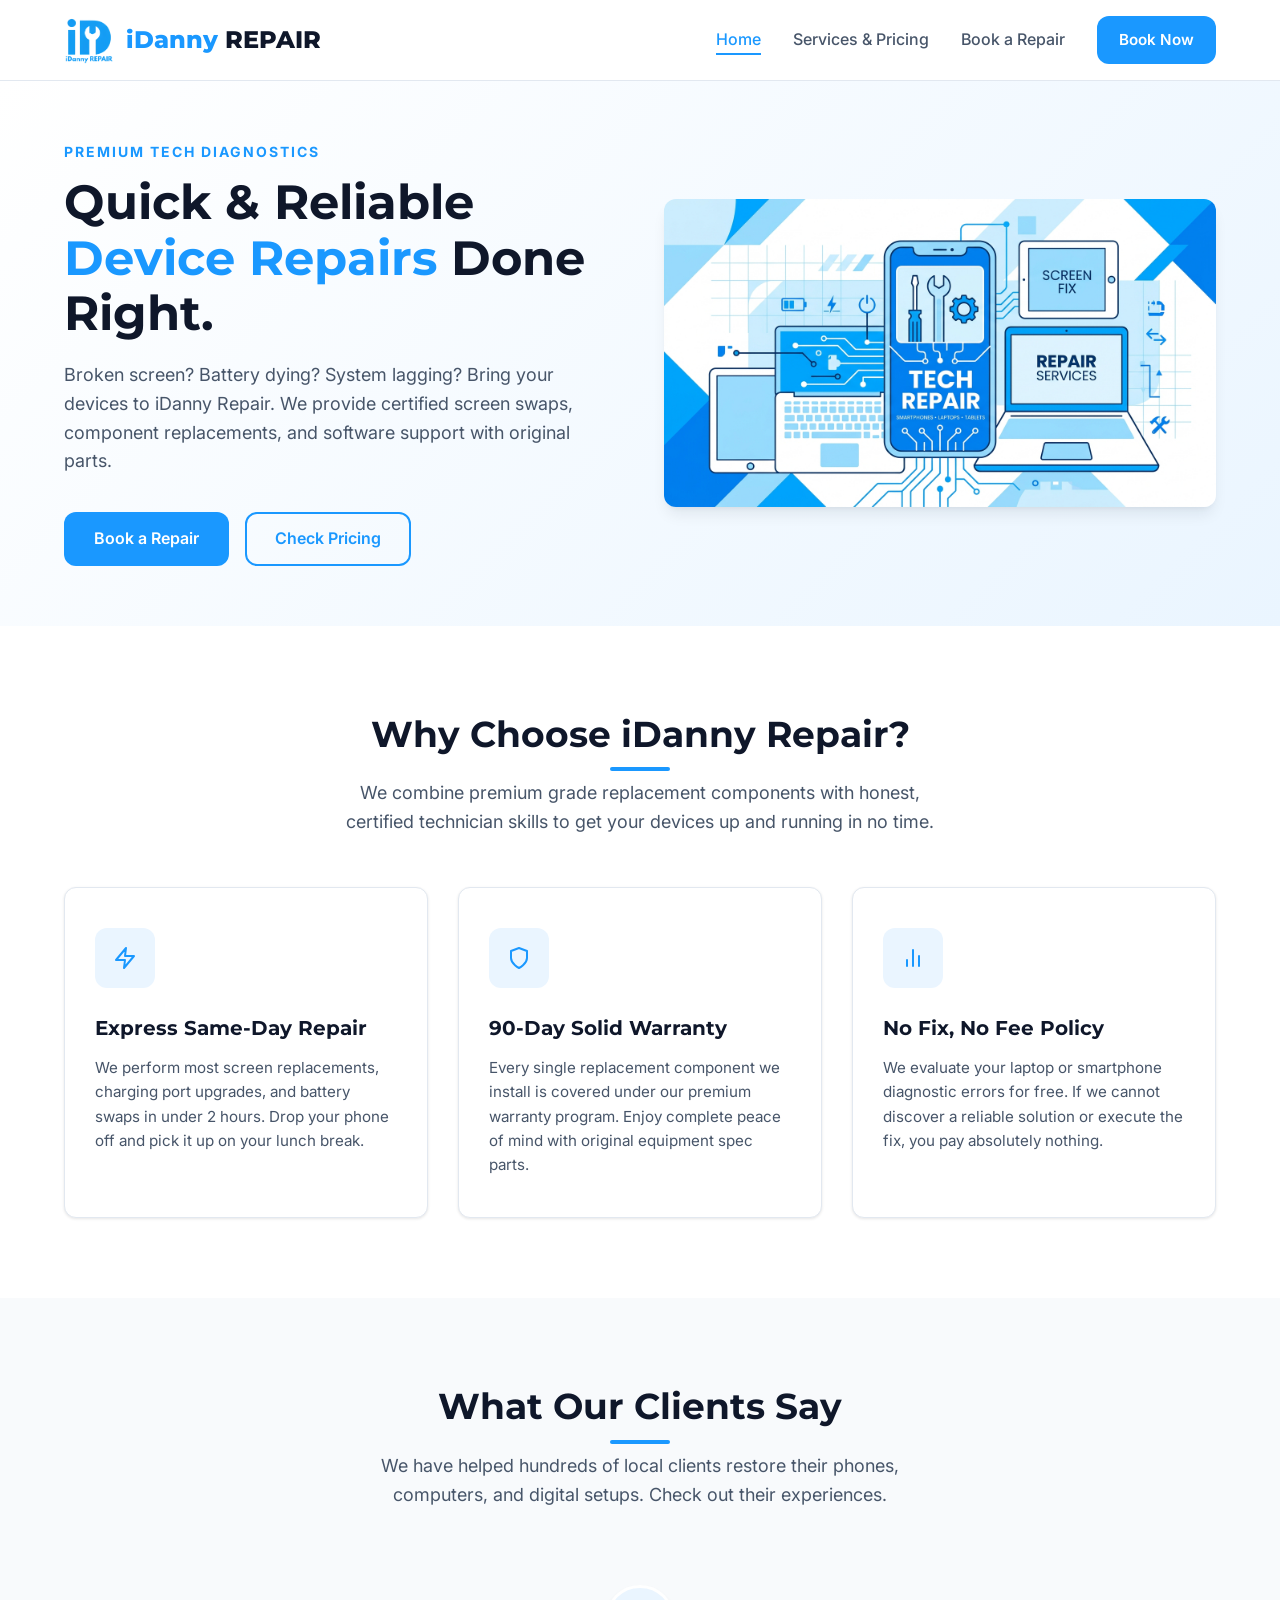
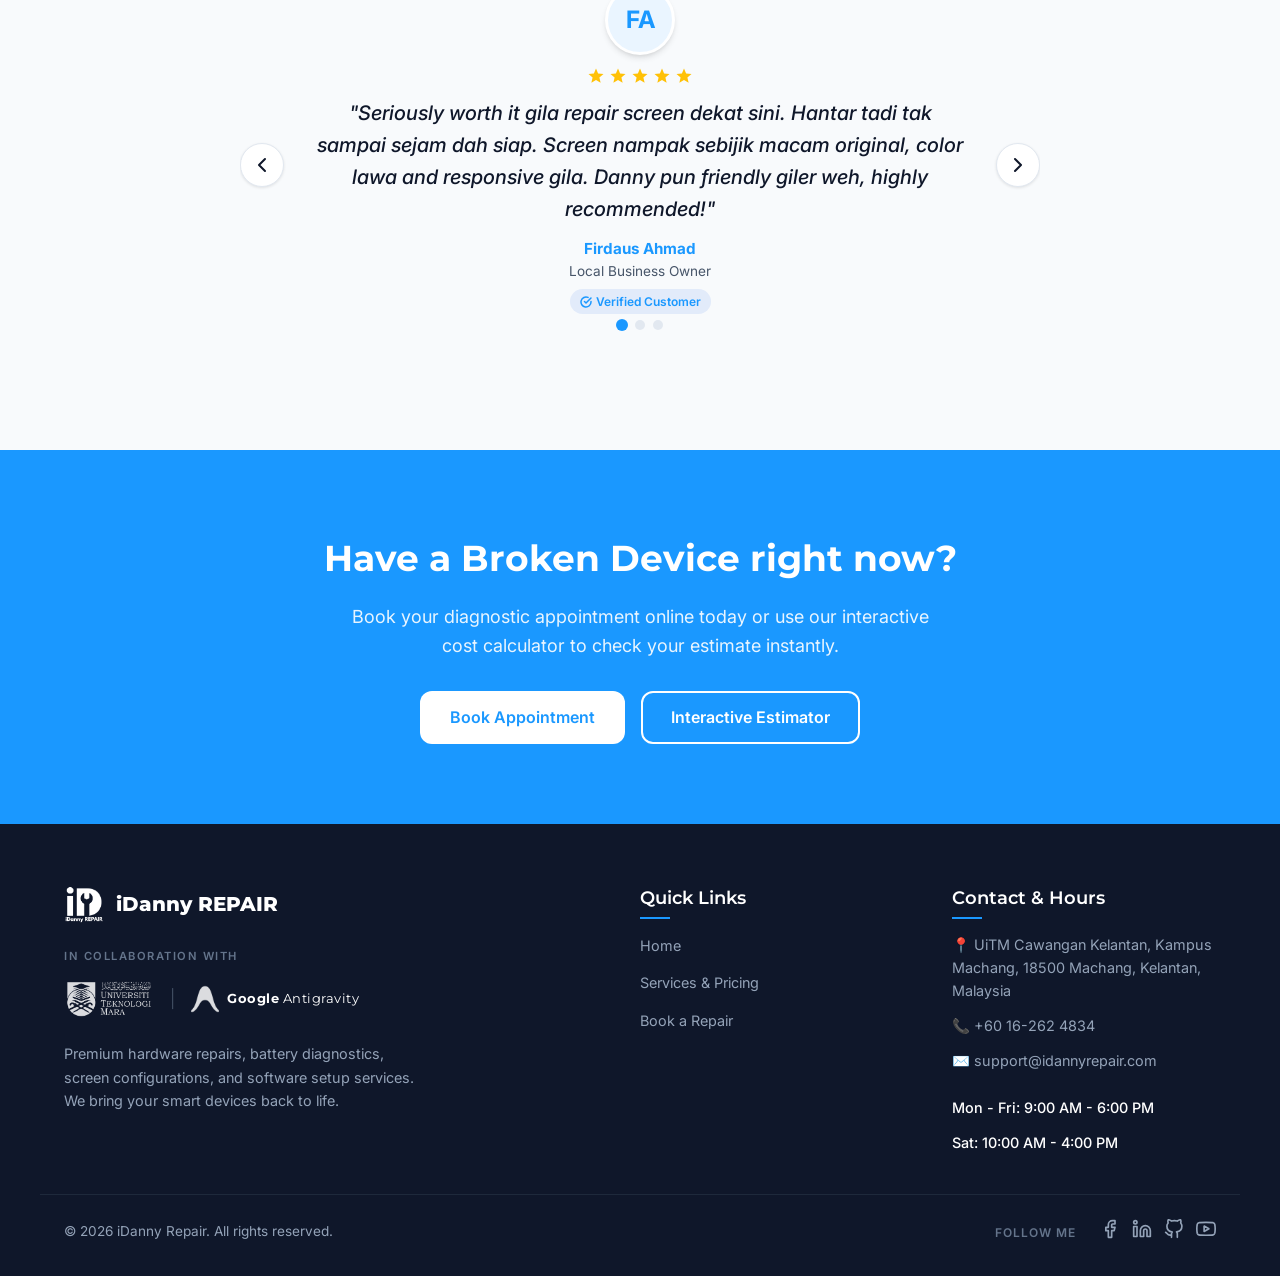
<file: index.html>
<!DOCTYPE html>
<html lang="en">
<head>
  <meta charset="UTF-8">
  <meta name="viewport" content="width=device-width, initial-scale=1.0">
  <title>iDanny Repair | Professional Tech & Device Repair Service</title>
  <meta name="description" content="Get fast, certified repairs for your smartphones, laptops, tablets, and game consoles at iDanny Repair. Honest diagnostics, quick turnaround, and warranty included.">
  <link rel="icon" type="image/png" href="images/iDannyRepair_Logo.png">
  <!-- Stylesheets -->
  <link rel="stylesheet" href="css/style.css">
</head>
<body>

  <!-- Header Navigation -->
  <header class="header">
    <div class="container nav-container">
      <a href="index.html" class="logo-link" id="logo-nav">
        <img src="images/iDannyRepair_Logo.png" alt="iDanny Repair Logo" class="logo-img">
        <span class="logo-text">iDanny <span style="color: var(--dark);">REPAIR</span></span>
      </a>
      
      <button class="nav-toggle" id="nav-toggle" aria-label="Toggle Navigation Menu">
        <span></span>
        <span></span>
        <span></span>
      </button>

      <nav>
        <ul class="nav-menu" id="nav-menu">
          <li><a href="index.html" class="nav-link active">Home</a></li>
          <li><a href="services.html" class="nav-link">Services & Pricing</a></li>
          <li><a href="book.html" class="nav-link">Book a Repair</a></li>
          <li><a href="book.html" class="btn btn-primary" style="padding: 10px 20px; font-size: 0.95rem;">Book Now</a></li>
        </ul>
      </nav>
    </div>
  </header>

  <main>
    <!-- Hero Section -->
    <section class="hero">
      <div class="container hero-grid">
        <div class="hero-content reveal">
          <div class="hero-tagline">Premium Tech Diagnostics</div>
          <h1 class="hero-title">Quick & Reliable <span>Device Repairs</span> Done Right.</h1>
          <p class="hero-desc">Broken screen? Battery dying? System lagging? Bring your devices to iDanny Repair. We provide certified screen swaps, component replacements, and software support with original parts.</p>
          <div class="hero-buttons">
            <a href="book.html" class="btn btn-primary">Book a Repair</a>
            <a href="services.html" class="btn btn-outline">Check Pricing</a>
          </div>
        </div>
        <div class="hero-image reveal" style="transition-delay: 0.2s;">
          <img src="images/hero_tech_repair.jpg" alt="Modern Tech and Device Repair Illustration" width="600" height="338">
        </div>
      </div>
    </section>

    <!-- Core Features Section -->
    <section class="section">
      <div class="container">
        <div class="text-center reveal">
          <h2 class="section-title">Why Choose iDanny Repair?</h2>
          <p class="section-subtitle">We combine premium grade replacement components with honest, certified technician skills to get your devices up and running in no time.</p>
        </div>
        
        <div class="features-grid">
          <!-- Feature 1 -->
          <article class="feature-card reveal" style="transition-delay: 0.1s;">
            <div class="feature-icon">
              <!-- Express Speed SVG -->
              <svg xmlns="http://www.w3.org/2000/svg" width="24" height="24" viewBox="0 0 24 24" fill="none" stroke="currentColor" stroke-width="2" stroke-linecap="round" stroke-linejoin="round"><polygon points="13 2 3 14 12 14 11 22 21 10 12 10 13 2"></polygon></svg>
            </div>
            <h3>Express Same-Day Repair</h3>
            <p>We perform most screen replacements, charging port upgrades, and battery swaps in under 2 hours. Drop your phone off and pick it up on your lunch break.</p>
          </article>
          
          <!-- Feature 2 -->
          <article class="feature-card reveal" style="transition-delay: 0.2s;">
            <div class="feature-icon">
              <!-- Shield Guarantee SVG -->
              <svg xmlns="http://www.w3.org/2000/svg" width="24" height="24" viewBox="0 0 24 24" fill="none" stroke="currentColor" stroke-width="2" stroke-linecap="round" stroke-linejoin="round"><path d="M12 22s8-4 8-10V5l-8-3-8 3v7c0 6 8 10 8 10z"></path></svg>
            </div>
            <h3>90-Day Solid Warranty</h3>
            <p>Every single replacement component we install is covered under our premium warranty program. Enjoy complete peace of mind with original equipment spec parts.</p>
          </article>

          <!-- Feature 3 -->
          <article class="feature-card reveal" style="transition-delay: 0.3s;">
            <div class="feature-icon">
              <!-- Diagnostics SVG -->
              <svg xmlns="http://www.w3.org/2000/svg" width="24" height="24" viewBox="0 0 24 24" fill="none" stroke="currentColor" stroke-width="2" stroke-linecap="round" stroke-linejoin="round"><line x1="18" y1="20" x2="18" y2="10"></line><line x1="12" y1="20" x2="12" y2="4"></line><line x1="6" y1="20" x2="6" y2="14"></line></svg>
            </div>
            <h3>No Fix, No Fee Policy</h3>
            <p>We evaluate your laptop or smartphone diagnostic errors for free. If we cannot discover a reliable solution or execute the fix, you pay absolutely nothing.</p>
          </article>
        </div>
      </div>
    </section>

    <!-- Testimonials Slider Section -->
    <section class="section section-bg">
      <div class="container">
        <div class="text-center reveal">
          <h2 class="section-title">What Our Clients Say</h2>
          <p class="section-subtitle">We have helped hundreds of local clients restore their phones, computers, and digital setups. Check out their experiences.</p>
        </div>

        <!-- jQuery Testimonial Slider Carousel Container -->
        <div class="carousel-container reveal">
          <button class="carousel-btn carousel-btn-prev" aria-label="Previous Slide">
            <svg xmlns="http://www.w3.org/2000/svg" width="24" height="24" viewBox="0 0 24 24" fill="none" stroke="currentColor" stroke-width="2" stroke-linecap="round" stroke-linejoin="round"><polyline points="15 18 9 12 15 6"></polyline></svg>
          </button>
          
          <div class="carousel-track-wrapper">
            <!-- Slide 1 -->
            <div class="carousel-slide active">
              <div class="testimonial-avatar">FA</div>
              <div class="testimonial-stars">
                <svg viewBox="0 0 24 24"><path d="M12 17.27L18.18 21l-1.64-7.03L22 9.24l-7.19-.61L12 2 9.19 8.63 2 9.24l5.46 4.73L5.82 21z"/></svg>
                <svg viewBox="0 0 24 24"><path d="M12 17.27L18.18 21l-1.64-7.03L22 9.24l-7.19-.61L12 2 9.19 8.63 2 9.24l5.46 4.73L5.82 21z"/></svg>
                <svg viewBox="0 0 24 24"><path d="M12 17.27L18.18 21l-1.64-7.03L22 9.24l-7.19-.61L12 2 9.19 8.63 2 9.24l5.46 4.73L5.82 21z"/></svg>
                <svg viewBox="0 0 24 24"><path d="M12 17.27L18.18 21l-1.64-7.03L22 9.24l-7.19-.61L12 2 9.19 8.63 2 9.24l5.46 4.73L5.82 21z"/></svg>
                <svg viewBox="0 0 24 24"><path d="M12 17.27L18.18 21l-1.64-7.03L22 9.24l-7.19-.61L12 2 9.19 8.63 2 9.24l5.46 4.73L5.82 21z"/></svg>
              </div>
              <p class="testimonial-quote">"Seriously worth it gila repair screen dekat sini. Hantar tadi tak sampai sejam dah siap. Screen nampak sebijik macam original, color lawa and responsive gila. Danny pun friendly giler weh, highly recommended!"</p>
              <span class="testimonial-author">Firdaus Ahmad</span>
              <span class="testimonial-company">Local Business Owner</span>
              <span class="testimonial-badge">
                <svg xmlns="http://www.w3.org/2000/svg" width="12" height="12" viewBox="0 0 24 24" fill="none" stroke="currentColor" stroke-width="3" stroke-linecap="round" stroke-linejoin="round"><path d="M22 11.08V12a10 10 0 1 1-5.93-9.14"></path><polyline points="22 4 12 14.01 9 11.01"></polyline></svg>
                Verified Customer
              </span>
            </div>

            <!-- Slide 2 -->
            <div class="carousel-slide">
              <div class="testimonial-avatar">SJ</div>
              <div class="testimonial-stars">
                <svg viewBox="0 0 24 24"><path d="M12 17.27L18.18 21l-1.64-7.03L22 9.24l-7.19-.61L12 2 9.19 8.63 2 9.24l5.46 4.73L5.82 21z"/></svg>
                <svg viewBox="0 0 24 24"><path d="M12 17.27L18.18 21l-1.64-7.03L22 9.24l-7.19-.61L12 2 9.19 8.63 2 9.24l5.46 4.73L5.82 21z"/></svg>
                <svg viewBox="0 0 24 24"><path d="M12 17.27L18.18 21l-1.64-7.03L22 9.24l-7.19-.61L12 2 9.19 8.63 2 9.24l5.46 4.73L5.82 21z"/></svg>
                <svg viewBox="0 0 24 24"><path d="M12 17.27L18.18 21l-1.64-7.03L22 9.24l-7.19-.61L12 2 9.19 8.63 2 9.24l5.46 4.73L5.82 21z"/></svg>
                <svg viewBox="0 0 24 24"><path d="M12 17.27L18.18 21l-1.64-7.03L22 9.24l-7.19-.61L12 2 9.19 8.63 2 9.24l5.46 4.73L5.82 21z"/></svg>
              </div>
              <p class="testimonial-quote">"My MacBook battery bloated gila sampai trackpad pun susah nak click. Hantar iDanny semalam, today dah setel tukar battery baru. Price pun marhaen and quotation sangat clear, no hidden charges. Best service ever!"</p>
              <span class="testimonial-author">Sarah Jasmine</span>
              <span class="testimonial-company">Freelance Digital Artist</span>
              <span class="testimonial-badge">
                <svg xmlns="http://www.w3.org/2000/svg" width="12" height="12" viewBox="0 0 24 24" fill="none" stroke="currentColor" stroke-width="3" stroke-linecap="round" stroke-linejoin="round"><path d="M22 11.08V12a10 10 0 1 1-5.93-9.14"></path><polyline points="22 4 12 14.01 9 11.01"></polyline></svg>
                Verified Customer
              </span>
            </div>

            <!-- Slide 3 -->
            <div class="carousel-slide">
              <div class="testimonial-avatar">RK</div>
              <div class="testimonial-stars">
                <svg viewBox="0 0 24 24"><path d="M12 17.27L18.18 21l-1.64-7.03L22 9.24l-7.19-.61L12 2 9.19 8.63 2 9.24l5.46 4.73L5.82 21z"/></svg>
                <svg viewBox="0 0 24 24"><path d="M12 17.27L18.18 21l-1.64-7.03L22 9.24l-7.19-.61L12 2 9.19 8.63 2 9.24l5.46 4.73L5.82 21z"/></svg>
                <svg viewBox="0 0 24 24"><path d="M12 17.27L18.18 21l-1.64-7.03L22 9.24l-7.19-.61L12 2 9.19 8.63 2 9.24l5.46 4.73L5.82 21z"/></svg>
                <svg viewBox="0 0 24 24"><path d="M12 17.27L18.18 21l-1.64-7.03L22 9.24l-7.19-.61L12 2 9.19 8.63 2 9.24l5.46 4.73L5.82 21z"/></svg>
                <svg viewBox="0 0 24 24"><path d="M12 17.27L18.18 21l-1.64-7.03L22 9.24l-7.19-.61L12 2 9.19 8.63 2 9.24l5.46 4.73L5.82 21z"/></svg>
              </div>
              <p class="testimonial-quote">"PS5 HDMI port rosak teruk sebab anak terlanggar cable, kipas pun bising gila. Sini dorang repair HDMI port and buat deep cleaning sekali. Balik rumah run game smooth teruk, senyap gila. Servis pantas & trusted!"</p>
              <span class="testimonial-author">Rizal Kamil</span>
              <span class="testimonial-company">Avid Console Gamer</span>
              <span class="testimonial-badge">
                <svg xmlns="http://www.w3.org/2000/svg" width="12" height="12" viewBox="0 0 24 24" fill="none" stroke="currentColor" stroke-width="3" stroke-linecap="round" stroke-linejoin="round"><path d="M22 11.08V12a10 10 0 1 1-5.93-9.14"></path><polyline points="22 4 12 14.01 9 11.01"></polyline></svg>
                Verified Customer
              </span>
            </div>
          </div>

          <button class="carousel-btn carousel-btn-next" aria-label="Next Slide">
            <svg xmlns="http://www.w3.org/2000/svg" width="24" height="24" viewBox="0 0 24 24" fill="none" stroke="currentColor" stroke-width="2" stroke-linecap="round" stroke-linejoin="round"><polyline points="9 18 15 12 9 6"></polyline></svg>
          </button>

          <!-- Interactive dot indicators dynamically created/bound in jQuery -->
          <div class="carousel-dots"></div>
        </div>
      </div>
    </section>

    <!-- Quick CTA Banner -->
    <section class="section" style="background-color: var(--primary); color: var(--white); text-align: center;">
      <div class="container reveal">
        <h2 style="color: var(--white); font-size: 2.25rem; margin-bottom: 16px;">Have a Broken Device right now?</h2>
        <p style="font-size: 1.125rem; max-width: 600px; margin: 0 auto 30px auto; opacity: 0.9;">Book your diagnostic appointment online today or use our interactive cost calculator to check your estimate instantly.</p>
        <div style="display: flex; gap: 16px; justify-content: center; flex-wrap: wrap;">
          <a href="book.html" class="btn" style="background-color: var(--white); color: var(--primary);">Book Appointment</a>
          <a href="services.html" class="btn btn-outline" style="border-color: var(--white); color: var(--white);">Interactive Estimator</a>
        </div>
      </div>
    </section>
  </main>

  <!-- Footer Section -->
  <footer class="footer">
    <div class="container footer-grid">
      <div class="footer-info">
        <div class="footer-logo">
          <img src="images/iDannyRepair_Logo.png" alt="iDanny Repair Logo White" class="footer-logo-img">
          <span class="footer-logo-text">iDanny REPAIR</span>
        </div>
        <div class="footer-collaboration">
          <span class="collab-text">in collaboration with</span>
          <div class="collaboration-logos">
            <img src="images/LOGO_UiTM_OUTLINE_3(WHITE).png" alt="UiTM Logo" class="collab-logo" style="width: 90px; height: auto;">
            <span class="collab-divider">|</span>
            <div class="antigravity-collab">
              <img src="images/antigravity.png" alt="Antigravity Logo" class="collab-logo">
              <span class="antigravity-text"><strong>Google</strong> Antigravity</span>
            </div>
          </div>
        </div>
        <p style="margin-top: 20px;">Premium hardware repairs, battery diagnostics, screen configurations, and software setup services. We bring your smart devices back to life.</p>
      </div>

      <div>
        <h3 class="footer-title">Quick Links</h3>
        <ul class="footer-links">
          <li><a href="index.html">Home</a></li>
          <li><a href="services.html">Services & Pricing</a></li>
          <li><a href="book.html">Book a Repair</a></li>
        </ul>
      </div>

      <div>
        <h3 class="footer-title">Contact & Hours</h3>
        <ul class="footer-links" style="color: #94A3B8; font-size: 0.9rem;">
          <li>📍 UiTM Cawangan Kelantan, Kampus Machang, 18500 Machang, Kelantan, Malaysia</li>
          <li>📞 +60 16-262 4834</li>
          <li>✉️ support@idannyrepair.com</li>
          <li style="margin-top: 12px; color: var(--white); font-weight: 500;">Mon - Fri: 9:00 AM - 6:00 PM</li>
          <li style="color: var(--white); font-weight: 500;">Sat: 10:00 AM - 4:00 PM</li>
        </ul>
      </div>
    </div>
    
    <div class="container footer-bottom">
      <p>&copy; 2026 iDanny Repair. All rights reserved.</p>
      <div class="footer-socials-bottom">
        <span class="socials-title-bottom">Follow Me</span>
        <div class="social-icons-bottom">
          <a href="https://www.facebook.com/modanniee/" target="_blank" rel="noopener noreferrer" class="social-icon" aria-label="Facebook">
            <svg xmlns="http://www.w3.org/2000/svg" width="20" height="20" viewBox="0 0 24 24" fill="none" stroke="currentColor" stroke-width="2" stroke-linecap="round" stroke-linejoin="round"><path d="M18 2h-3a5 5 0 0 0-5 5v3H7v4h3v8h4v-8h3l1-4h-4V7a1 1 0 0 1 1-1h3z"></path></svg>
          </a>
          <a href="https://www.linkedin.com/in/tengkuahmaddanial/" target="_blank" rel="noopener noreferrer" class="social-icon" aria-label="LinkedIn">
            <svg xmlns="http://www.w3.org/2000/svg" width="20" height="20" viewBox="0 0 24 24" fill="none" stroke="currentColor" stroke-width="2" stroke-linecap="round" stroke-linejoin="round"><path d="M16 8a6 6 0 0 1 6 6v7h-4v-7a2 2 0 0 0-2-2 2 2 0 0 0-2 2v7h-4v-7a6 6 0 0 1 6-6z"></path><rect x="2" y="9" width="4" height="12"></rect><circle cx="4" cy="4" r="2"></circle></svg>
          </a>
          <a href="https://github.com/KuDanial" target="_blank" rel="noopener noreferrer" class="social-icon" aria-label="GitHub">
            <svg xmlns="http://www.w3.org/2000/svg" width="20" height="20" viewBox="0 0 24 24" fill="none" stroke="currentColor" stroke-width="2" stroke-linecap="round" stroke-linejoin="round"><path d="M9 19c-5 1.5-5-2.5-7-3m14 6v-3.87a3.37 3.37 0 0 0-.94-2.61c3.14-.35 6.44-1.54 6.44-7A5.44 5.44 0 0 0 20 4.77 5.07 5.07 0 0 0 19.91 1S18.73.65 16 2.48a13.38 13.38 0 0 0-7 0C6.27.65 5.09 1 5.09 1A5.07 5.07 0 0 0 5 4.77a5.44 5.44 0 0 0-1.5 3.78c0 5.42 3.3 6.61 6.44 7A3.37 3.37 0 0 0 9 18.13V22"></path></svg>
          </a>
          <a href="https://www.youtube.com/@tengkuahmaddanial" target="_blank" rel="noopener noreferrer" class="social-icon" aria-label="YouTube">
            <svg xmlns="http://www.w3.org/2000/svg" width="20" height="20" viewBox="0 0 24 24" fill="none" stroke="currentColor" stroke-width="2" stroke-linecap="round" stroke-linejoin="round"><path d="M22.54 6.42a2.78 2.78 0 0 0-1.94-2C18.88 4 12 4 12 4s-6.88 0-8.6.46a2.78 2.78 0 0 0-1.94 2A29 29 0 0 0 1 11.75a29 29 0 0 0 .46 5.33A2.78 2.78 0 0 0 3.4 19c1.72.46 8.6.46 8.6.46s6.88 0 8.6-.46a2.78 2.78 0 0 0 1.94-2 29 29 0 0 0 .46-5.25 29 29 0 0 0-.46-5.33z"></path><polygon points="9.75 15.02 15.5 11.75 9.75 8.48 9.75 15.02"></polygon></svg>
          </a>
        </div>
      </div>
    </div>
  </footer>

  <!-- Scripts -->
  <!-- jQuery Library CDN -->
  <script src="https://code.jquery.com/jquery-3.6.4.min.js" integrity="sha256-oP6HI9z1XaZNBrJURtCoUT5SUnxFr8s3BzRl+cbzUq8=" crossorigin="anonymous"></script>
  <!-- Main scripts -->
  <script src="js/main.js"></script>
  <script src="js/jquery-features.js"></script>
</body>
</html>
</file>
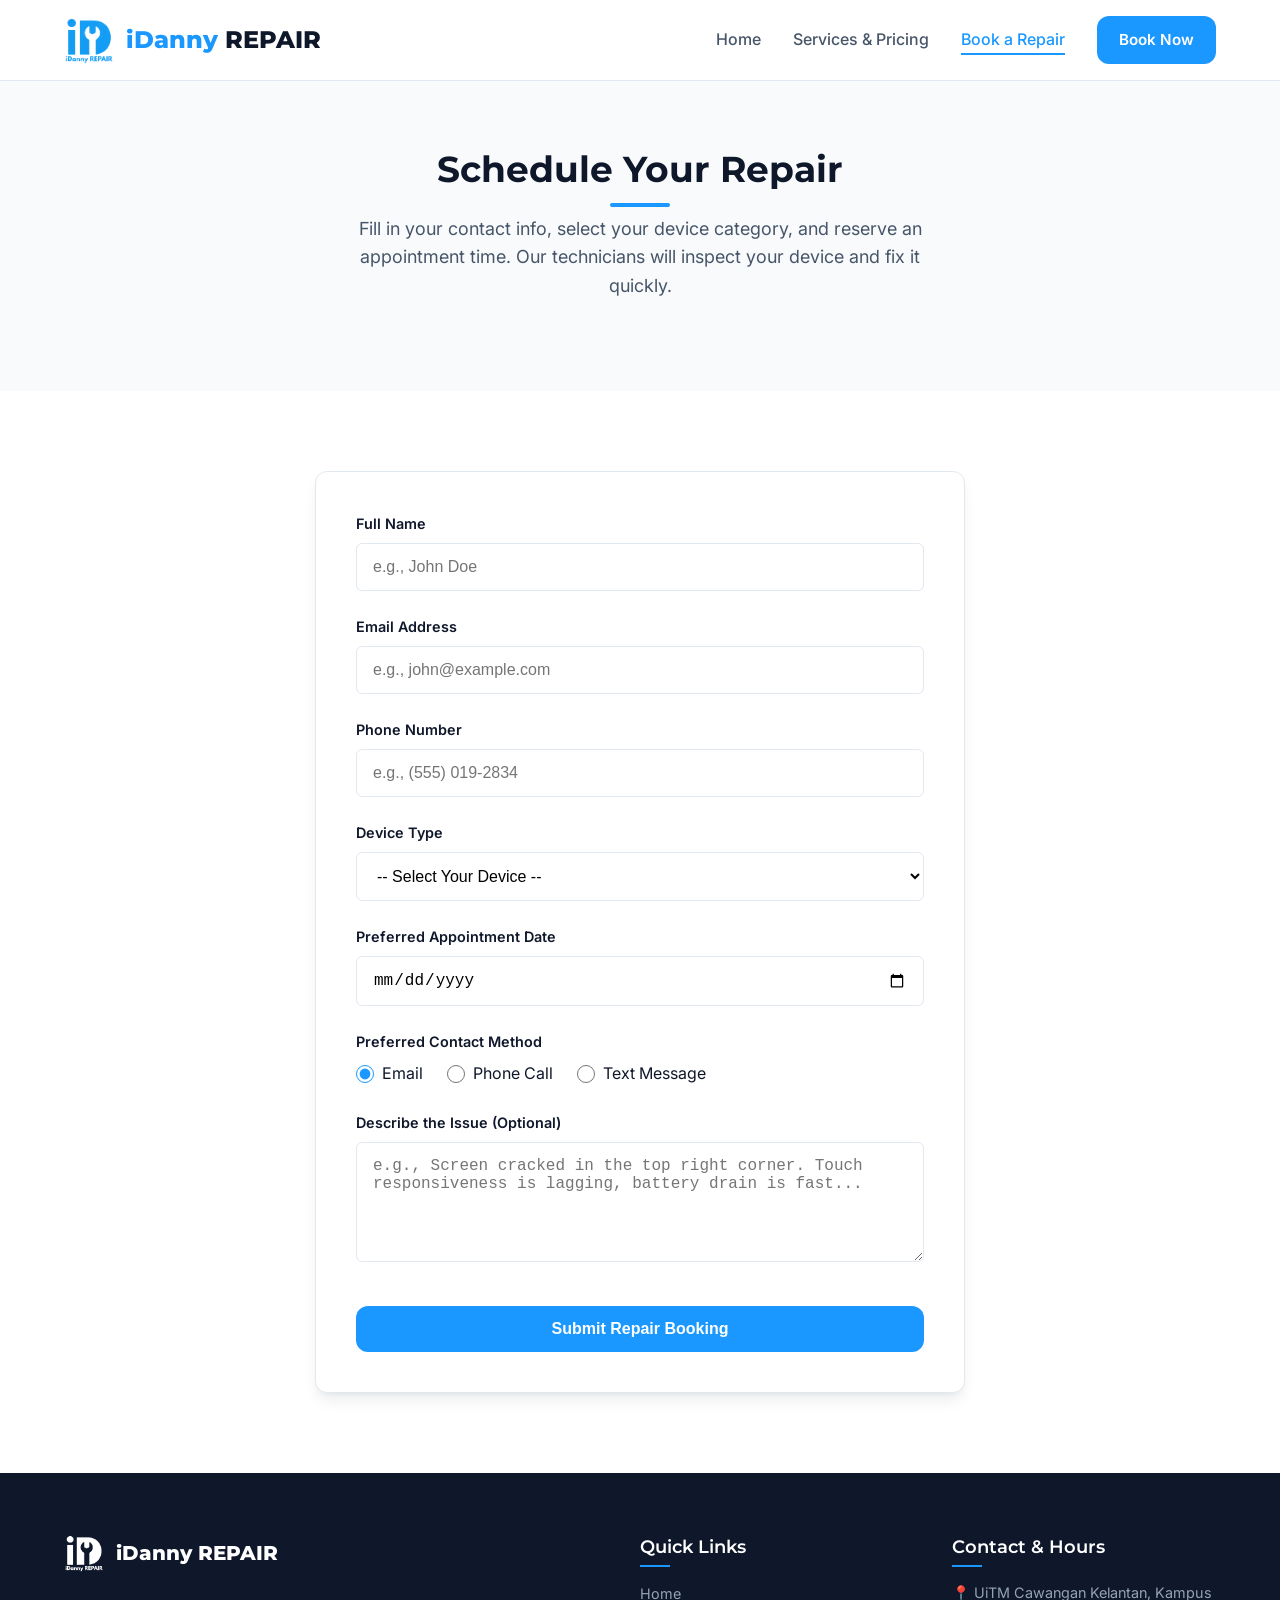
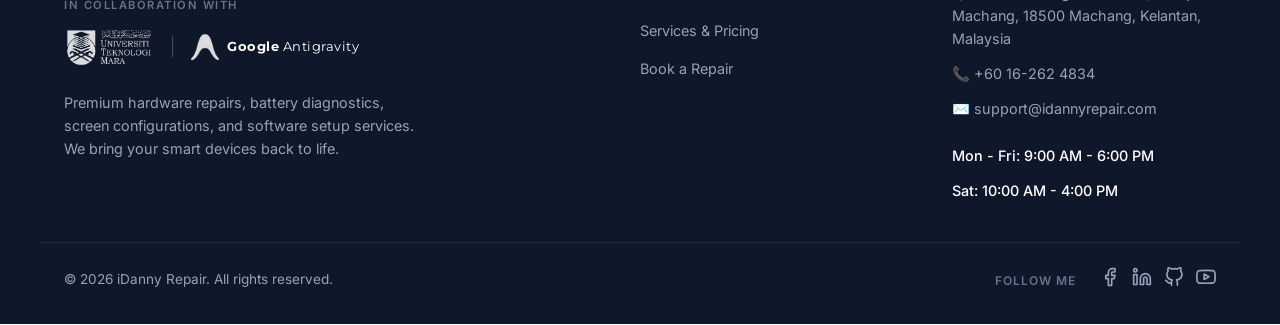
<file: book.html>
<!DOCTYPE html>
<html lang="en">
<head>
  <meta charset="UTF-8">
  <meta name="viewport" content="width=device-width, initial-scale=1.0">
  <title>Book a Repair Appointment | iDanny Repair</title>
  <meta name="description" content="Schedule a diagnostic and repair appointment online at iDanny Repair. Simple form validation, custom dates, and fast replies.">
  <link rel="icon" type="image/png" href="images/iDannyRepair_Logo.png">
  <!-- Stylesheets -->
  <link rel="stylesheet" href="css/style.css">
</head>
<body>

  <!-- Header Navigation -->
  <header class="header">
    <div class="container nav-container">
      <a href="index.html" class="logo-link" id="logo-nav">
        <img src="images/iDannyRepair_Logo.png" alt="iDanny Repair Logo" class="logo-img">
        <span class="logo-text">iDanny <span style="color: var(--dark);">REPAIR</span></span>
      </a>
      
      <button class="nav-toggle" id="nav-toggle" aria-label="Toggle Navigation Menu">
        <span></span>
        <span></span>
        <span></span>
      </button>

      <nav>
        <ul class="nav-menu" id="nav-menu">
          <li><a href="index.html" class="nav-link">Home</a></li>
          <li><a href="services.html" class="nav-link">Services & Pricing</a></li>
          <li><a href="book.html" class="nav-link active">Book a Repair</a></li>
          <li><a href="book.html" class="btn btn-primary" style="padding: 10px 20px; font-size: 0.95rem;">Book Now</a></li>
        </ul>
      </nav>
    </div>
  </header>

  <main>
    <!-- Booking Banner Section -->
    <section class="section section-bg" style="padding: 60px 0 40px 0;">
      <div class="container text-center reveal">
        <h1 class="section-title">Schedule Your Repair</h1>
        <p class="section-subtitle">Fill in your contact info, select your device category, and reserve an appointment time. Our technicians will inspect your device and fix it quickly.</p>
      </div>
    </section>

    <!-- Booking Form Section -->
    <section class="section">
      <div class="container">
        <!-- Main Form Box -->
        <div class="booking-box reveal">
          <!-- Live Form Success Message -->
          <div id="form-success-message" class="form-message"></div>

          <form id="booking-form" novalidate>
            <!-- 1. Client Name -->
            <div class="form-group">
              <label for="client-name" class="form-label">Full Name</label>
              <input type="text" id="client-name" name="name" class="form-input" placeholder="e.g., John Doe" required>
              <span class="invalid-feedback"></span>
            </div>

            <!-- 2. Client Email -->
            <div class="form-group">
              <label for="client-email" class="form-label">Email Address</label>
              <input type="email" id="client-email" name="email" class="form-input" placeholder="e.g., john@example.com" required>
              <span class="invalid-feedback"></span>
            </div>

            <!-- 3. Client Phone -->
            <div class="form-group">
              <label for="client-phone" class="form-label">Phone Number</label>
              <input type="tel" id="client-phone" name="phone" class="form-input" placeholder="e.g., (555) 019-2834" required>
              <span class="invalid-feedback"></span>
            </div>

            <!-- 4. Device Category Selection -->
            <div class="form-group">
              <label for="device-type" class="form-label">Device Type</label>
              <select id="device-type" name="device" class="form-input" required>
                <option value="" disabled selected>-- Select Your Device --</option>
                <option value="smartphone">Smartphone (iPhone, Galaxy, Pixel, etc.)</option>
                <option value="laptop">Laptop / MacBook</option>
                <option value="tablet">Tablet / iPad</option>
                <option value="console">Game Console (PS5, Xbox, Switch)</option>
              </select>
              <span class="invalid-feedback"></span>
            </div>

            <!-- 5. Appointment Booking Date -->
            <div class="form-group">
              <label for="booking-date" class="form-label">Preferred Appointment Date</label>
              <input type="date" id="booking-date" name="date" class="form-input" required>
              <span class="invalid-feedback"></span>
            </div>

            <!-- 6. Contact Preference (Radio Buttons) -->
            <div class="form-group">
              <span class="form-label" style="display: block; margin-bottom: 8px;">Preferred Contact Method</span>
              <div class="radio-group">
                <label class="radio-option">
                  <input type="radio" name="contact-preference" value="email" checked>
                  <span>Email</span>
                </label>
                <label class="radio-option">
                  <input type="radio" name="contact-preference" value="phone">
                  <span>Phone Call</span>
                </label>
                <label class="radio-option">
                  <input type="radio" name="contact-preference" value="text">
                  <span>Text Message</span>
                </label>
              </div>
            </div>

            <!-- 7. Repair Details / Textarea -->
            <div class="form-group">
              <label for="repair-details" class="form-label">Describe the Issue (Optional)</label>
              <textarea id="repair-details" name="details" class="form-textarea" placeholder="e.g., Screen cracked in the top right corner. Touch responsiveness is lagging, battery drain is fast..."></textarea>
            </div>

            <!-- Submit Button -->
            <button type="submit" id="submit-booking" class="btn btn-primary" style="width: 100%; margin-top: 12px;">Submit Repair Booking</button>
          </form>
        </div>
      </div>
    </section>
  </main>

  <!-- Footer Section -->
  <footer class="footer">
    <div class="container footer-grid">
      <div class="footer-info">
        <div class="footer-logo">
          <img src="images/iDannyRepair_Logo.png" alt="iDanny Repair Logo White" class="footer-logo-img">
          <span class="footer-logo-text">iDanny REPAIR</span>
        </div>
        <div class="footer-collaboration">
          <span class="collab-text">in collaboration with</span>
          <div class="collaboration-logos">
            <img src="images/LOGO_UiTM_OUTLINE_3(WHITE).png" alt="UiTM Logo" class="collab-logo" style="width: 90px; height: auto;">
            <span class="collab-divider">|</span>
            <div class="antigravity-collab">
              <img src="images/antigravity.png" alt="Antigravity Logo" class="collab-logo">
              <span class="antigravity-text"><strong>Google</strong> Antigravity</span>
            </div>
          </div>
        </div>
        <p style="margin-top: 20px;">Premium hardware repairs, battery diagnostics, screen configurations, and software setup services. We bring your smart devices back to life.</p>
      </div>

      <div>
        <h3 class="footer-title">Quick Links</h3>
        <ul class="footer-links">
          <li><a href="index.html">Home</a></li>
          <li><a href="services.html">Services & Pricing</a></li>
          <li><a href="book.html">Book a Repair</a></li>
        </ul>
      </div>

      <div>
        <h3 class="footer-title">Contact & Hours</h3>
        <ul class="footer-links" style="color: #94A3B8; font-size: 0.9rem;">
          <li>📍 UiTM Cawangan Kelantan, Kampus Machang, 18500 Machang, Kelantan, Malaysia</li>
          <li>📞 +60 16-262 4834</li>
          <li>✉️ support@idannyrepair.com</li>
          <li style="margin-top: 12px; color: var(--white); font-weight: 500;">Mon - Fri: 9:00 AM - 6:00 PM</li>
          <li style="color: var(--white); font-weight: 500;">Sat: 10:00 AM - 4:00 PM</li>
        </ul>
      </div>
    </div>
    
    <div class="container footer-bottom">
      <p>&copy; 2026 iDanny Repair. All rights reserved.</p>
      <div class="footer-socials-bottom">
        <span class="socials-title-bottom">Follow Me</span>
        <div class="social-icons-bottom">
          <a href="https://www.facebook.com/modanniee/" target="_blank" rel="noopener noreferrer" class="social-icon" aria-label="Facebook">
            <svg xmlns="http://www.w3.org/2000/svg" width="20" height="20" viewBox="0 0 24 24" fill="none" stroke="currentColor" stroke-width="2" stroke-linecap="round" stroke-linejoin="round"><path d="M18 2h-3a5 5 0 0 0-5 5v3H7v4h3v8h4v-8h3l1-4h-4V7a1 1 0 0 1 1-1h3z"></path></svg>
          </a>
          <a href="https://www.linkedin.com/in/tengkuahmaddanial/" target="_blank" rel="noopener noreferrer" class="social-icon" aria-label="LinkedIn">
            <svg xmlns="http://www.w3.org/2000/svg" width="20" height="20" viewBox="0 0 24 24" fill="none" stroke="currentColor" stroke-width="2" stroke-linecap="round" stroke-linejoin="round"><path d="M16 8a6 6 0 0 1 6 6v7h-4v-7a2 2 0 0 0-2-2 2 2 0 0 0-2 2v7h-4v-7a6 6 0 0 1 6-6z"></path><rect x="2" y="9" width="4" height="12"></rect><circle cx="4" cy="4" r="2"></circle></svg>
          </a>
          <a href="https://github.com/KuDanial" target="_blank" rel="noopener noreferrer" class="social-icon" aria-label="GitHub">
            <svg xmlns="http://www.w3.org/2000/svg" width="20" height="20" viewBox="0 0 24 24" fill="none" stroke="currentColor" stroke-width="2" stroke-linecap="round" stroke-linejoin="round"><path d="M9 19c-5 1.5-5-2.5-7-3m14 6v-3.87a3.37 3.37 0 0 0-.94-2.61c3.14-.35 6.44-1.54 6.44-7A5.44 5.44 0 0 0 20 4.77 5.07 5.07 0 0 0 19.91 1S18.73.65 16 2.48a13.38 13.38 0 0 0-7 0C6.27.65 5.09 1 5.09 1A5.07 5.07 0 0 0 5 4.77a5.44 5.44 0 0 0-1.5 3.78c0 5.42 3.3 6.61 6.44 7A3.37 3.37 0 0 0 9 18.13V22"></path></svg>
          </a>
          <a href="https://www.youtube.com/@tengkuahmaddanial" target="_blank" rel="noopener noreferrer" class="social-icon" aria-label="YouTube">
            <svg xmlns="http://www.w3.org/2000/svg" width="20" height="20" viewBox="0 0 24 24" fill="none" stroke="currentColor" stroke-width="2" stroke-linecap="round" stroke-linejoin="round"><path d="M22.54 6.42a2.78 2.78 0 0 0-1.94-2C18.88 4 12 4 12 4s-6.88 0-8.6.46a2.78 2.78 0 0 0-1.94 2A29 29 0 0 0 1 11.75a29 29 0 0 0 .46 5.33A2.78 2.78 0 0 0 3.4 19c1.72.46 8.6.46 8.6.46s6.88 0 8.6-.46a2.78 2.78 0 0 0 1.94-2 29 29 0 0 0 .46-5.25 29 29 0 0 0-.46-5.33z"></path><polygon points="9.75 15.02 15.5 11.75 9.75 8.48 9.75 15.02"></polygon></svg>
          </a>
        </div>
      </div>
    </div>
  </footer>

  <!-- Scripts -->
  <!-- jQuery Library CDN -->
  <script src="https://code.jquery.com/jquery-3.6.4.min.js" integrity="sha256-oP6HI9z1XaZNBrJURtCoUT5SUnxFr8s3BzRl+cbzUq8=" crossorigin="anonymous"></script>
  <!-- Main scripts -->
  <script src="js/main.js"></script>
  <script src="js/jquery-features.js"></script>
</body>
</html>
</file>
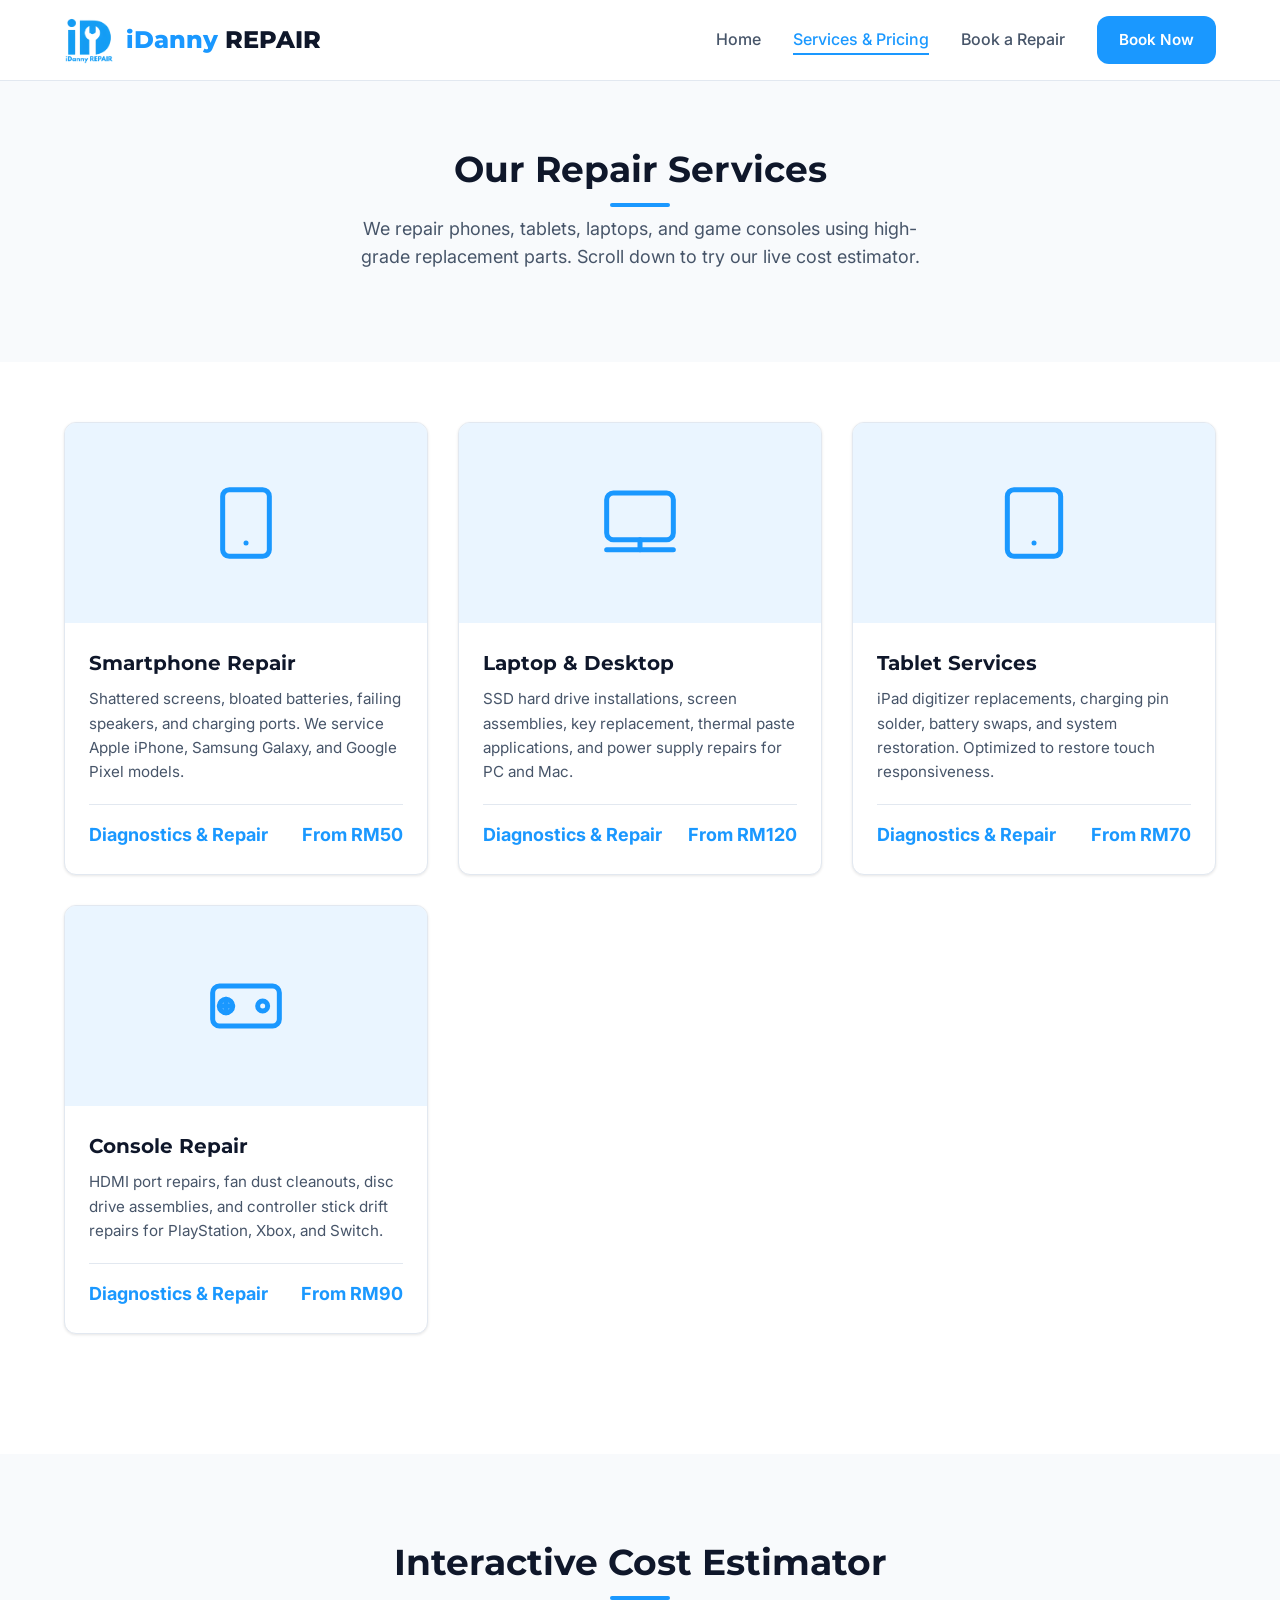
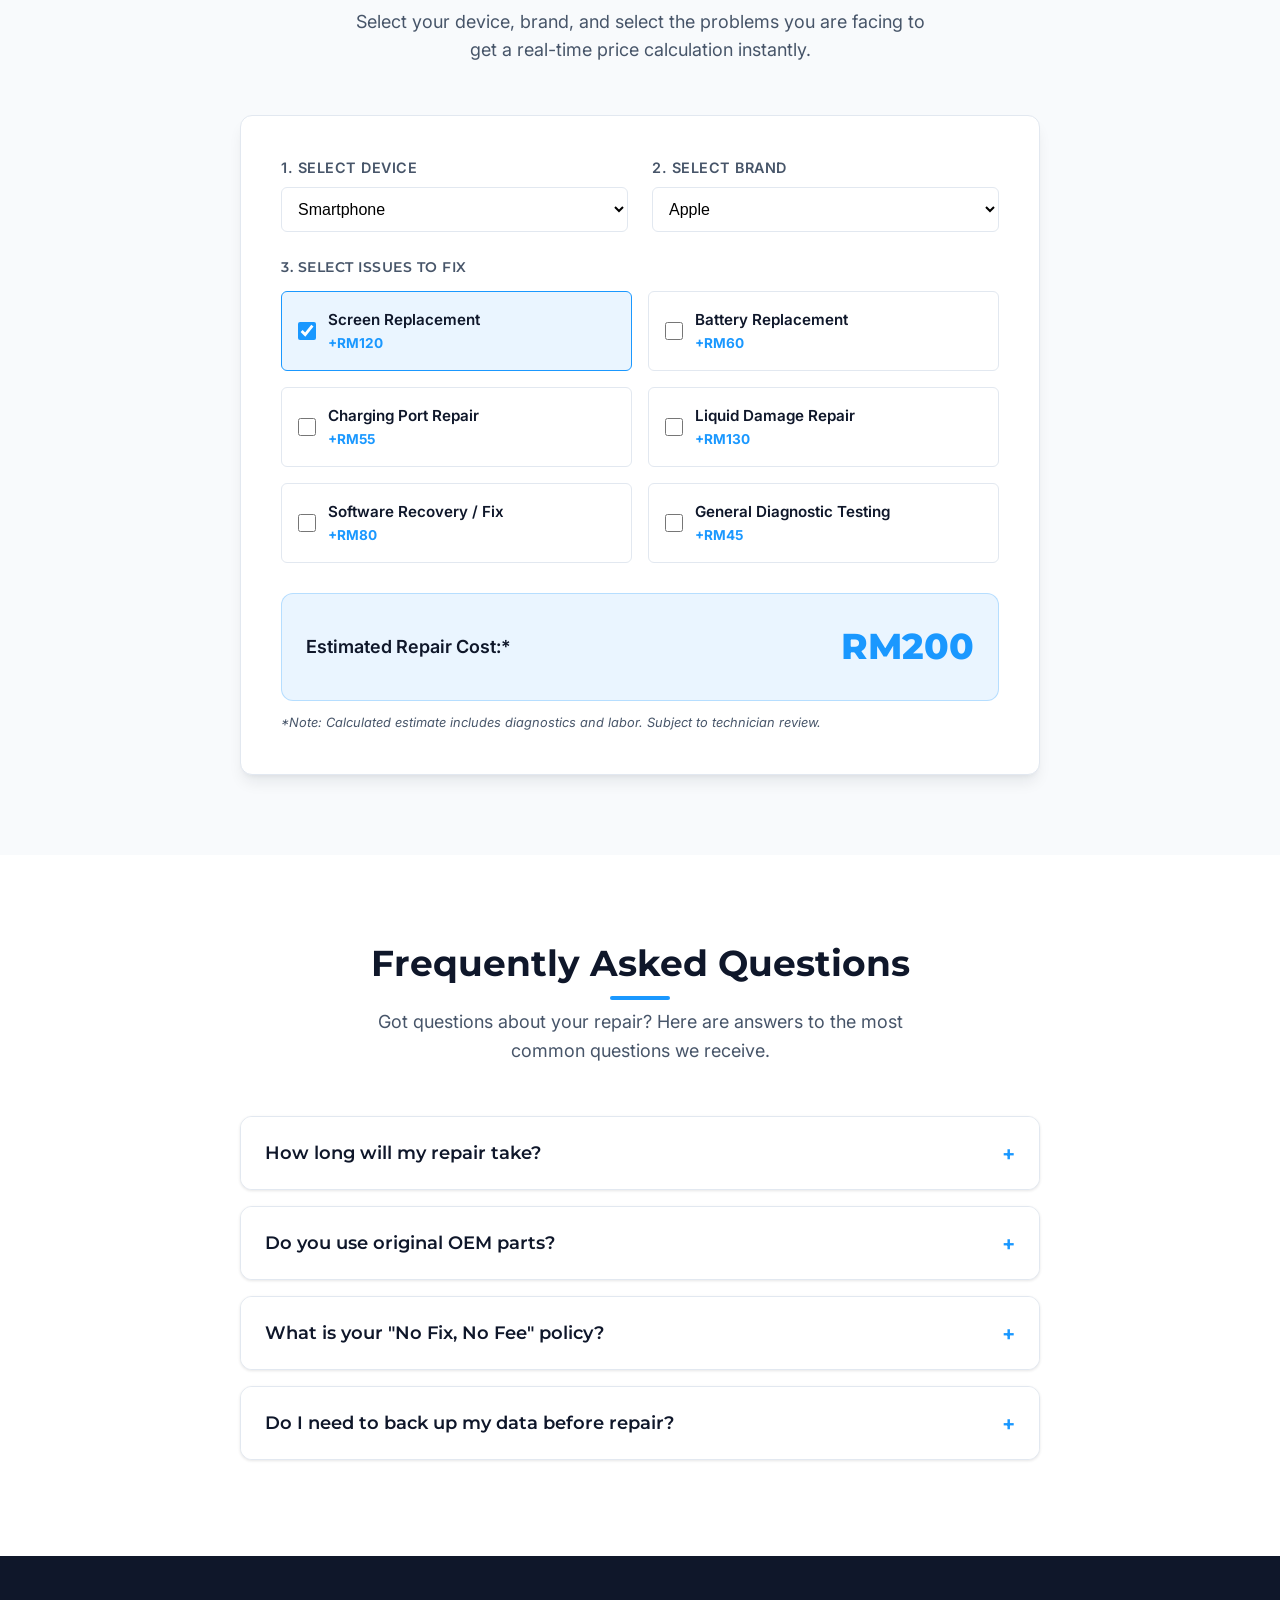
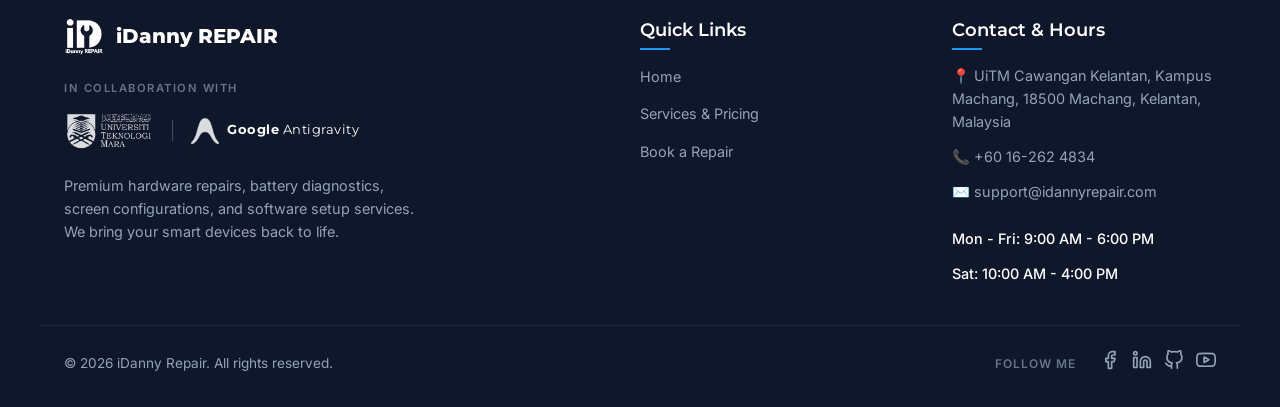
<file: services.html>
<!DOCTYPE html>
<html lang="en">
<head>
  <meta charset="UTF-8">
  <meta name="viewport" content="width=device-width, initial-scale=1.0">
  <title>Services & Interactive Pricing | iDanny Repair</title>
  <meta name="description" content="View our repair services and calculate your hardware repair cost dynamically with the iDanny Repair Interactive Cost Estimator.">
  <link rel="icon" type="image/png" href="images/iDannyRepair_Logo.png">
  <!-- Stylesheets -->
  <link rel="stylesheet" href="css/style.css">
</head>
<body>

  <!-- Header Navigation -->
  <header class="header">
    <div class="container nav-container">
      <a href="index.html" class="logo-link" id="logo-nav">
        <img src="images/iDannyRepair_Logo.png" alt="iDanny Repair Logo" class="logo-img">
        <span class="logo-text">iDanny <span style="color: var(--dark);">REPAIR</span></span>
      </a>
      
      <button class="nav-toggle" id="nav-toggle" aria-label="Toggle Navigation Menu">
        <span></span>
        <span></span>
        <span></span>
      </button>

      <nav>
        <ul class="nav-menu" id="nav-menu">
          <li><a href="index.html" class="nav-link">Home</a></li>
          <li><a href="services.html" class="nav-link active">Services & Pricing</a></li>
          <li><a href="book.html" class="nav-link">Book a Repair</a></li>
          <li><a href="book.html" class="btn btn-primary" style="padding: 10px 20px; font-size: 0.95rem;">Book Now</a></li>
        </ul>
      </nav>
    </div>
  </header>

  <main>
    <!-- Services Title Section -->
    <section class="section section-bg" style="padding: 60px 0 40px 0;">
      <div class="container text-center reveal">
        <h1 class="section-title">Our Repair Services</h1>
        <p class="section-subtitle">We repair phones, tablets, laptops, and game consoles using high-grade replacement parts. Scroll down to try our live cost estimator.</p>
      </div>
    </section>

    <!-- Services Grid Section -->
    <section class="services-section">
      <div class="container">
        <div class="services-grid">
          <!-- Service Card 1 -->
          <article class="service-card reveal">
            <div class="service-card-img">
              <svg xmlns="http://www.w3.org/2000/svg" viewBox="0 0 24 24" fill="none" stroke="currentColor" stroke-width="1.5" stroke-linecap="round" stroke-linejoin="round">
                <rect x="5" y="2" width="14" height="20" rx="2" ry="2"></rect>
                <line x1="12" y1="18" x2="12.01" y2="18"></line>
              </svg>
            </div>
            <div class="service-card-content">
              <h2 class="service-card-title">Smartphone Repair</h2>
              <p class="service-card-desc">Shattered screens, bloated batteries, failing speakers, and charging ports. We service Apple iPhone, Samsung Galaxy, and Google Pixel models.</p>
              <div class="service-card-price">
                <span>Diagnostics & Repair</span>
                <span>From RM50</span>
              </div>
            </div>
          </article>

          <!-- Service Card 2 -->
          <article class="service-card reveal" style="transition-delay: 0.1s;">
            <div class="service-card-img">
              <svg xmlns="http://www.w3.org/2000/svg" viewBox="0 0 24 24" fill="none" stroke="currentColor" stroke-width="1.5" stroke-linecap="round" stroke-linejoin="round">
                <rect x="2" y="3" width="20" height="14" rx="2" ry="2"></rect>
                <line x1="2" y1="20" x2="22" y2="20"></line>
                <line x1="12" y1="17" x2="12" y2="20"></line>
              </svg>
            </div>
            <div class="service-card-content">
              <h2 class="service-card-title">Laptop & Desktop</h2>
              <p class="service-card-desc">SSD hard drive installations, screen assemblies, key replacement, thermal paste applications, and power supply repairs for PC and Mac.</p>
              <div class="service-card-price">
                <span>Diagnostics & Repair</span>
                <span>From RM120</span>
              </div>
            </div>
          </article>

          <!-- Service Card 3 -->
          <article class="service-card reveal" style="transition-delay: 0.2s;">
            <div class="service-card-img">
              <svg xmlns="http://www.w3.org/2000/svg" viewBox="0 0 24 24" fill="none" stroke="currentColor" stroke-width="1.5" stroke-linecap="round" stroke-linejoin="round">
                <rect x="4" y="2" width="16" height="20" rx="2" ry="2"></rect>
                <line x1="12" y1="18" x2="12.01" y2="18"></line>
              </svg>
            </div>
            <div class="service-card-content">
              <h2 class="service-card-title">Tablet Services</h2>
              <p class="service-card-desc">iPad digitizer replacements, charging pin solder, battery swaps, and system restoration. Optimized to restore touch responsiveness.</p>
              <div class="service-card-price">
                <span>Diagnostics & Repair</span>
                <span>From RM70</span>
              </div>
            </div>
          </article>

          <!-- Service Card 4 -->
          <article class="service-card reveal" style="transition-delay: 0.3s;">
            <div class="service-card-img">
              <svg xmlns="http://www.w3.org/2000/svg" viewBox="0 0 24 24" fill="none" stroke="currentColor" stroke-width="1.5" stroke-linecap="round" stroke-linejoin="round">
                <rect x="2" y="6" width="20" height="12" rx="2" ry="2"></rect>
                <circle cx="17" cy="12" r="1.5"></circle>
                <circle cx="6" cy="12" r="2"></circle>
                <line x1="6" y1="10" x2="6" y2="14"></line>
                <line x1="4" y1="12" x2="8" y2="12"></line>
              </svg>
            </div>
            <div class="service-card-content">
              <h2 class="service-card-title">Console Repair</h2>
              <p class="service-card-desc">HDMI port repairs, fan dust cleanouts, disc drive assemblies, and controller stick drift repairs for PlayStation, Xbox, and Switch.</p>
              <div class="service-card-price">
                <span>Diagnostics & Repair</span>
                <span>From RM90</span>
              </div>
            </div>
          </article>
        </div>
      </div>
    </section>

    <!-- Interactive Pricing Estimator Section -->
    <section class="section section-bg" id="calculator-section">
      <div class="container">
        <div class="text-center reveal">
          <h2 class="section-title">Interactive Cost Estimator</h2>
          <p class="section-subtitle">Select your device, brand, and select the problems you are facing to get a real-time price calculation instantly.</p>
        </div>

        <div class="estimator-box reveal">
          <!-- Device and Brand dropdowns -->
          <div class="estimator-row">
            <div class="estimator-group">
              <label for="estimator-device" class="estimator-label">1. Select Device</label>
              <select id="estimator-device" class="estimator-select">
                <option value="smartphone" selected>Smartphone</option>
                <option value="tablet">Tablet</option>
                <option value="laptop">Laptop</option>
                <option value="console">Game Console</option>
              </select>
            </div>
            
            <div class="estimator-group">
              <label for="estimator-brand" class="estimator-label">2. Select Brand</label>
              <select id="estimator-brand" class="estimator-select">
                <option value="apple" selected>Apple</option>
                <option value="samsung">Samsung</option>
                <option value="google">Google</option>
                <option value="hp">HP</option>
                <option value="dell">Dell</option>
                <option value="lenovo">Lenovo</option>
                <option value="sony">Sony</option>
                <option value="microsoft">Microsoft</option>
                <option value="nintendo">Nintendo</option>
                <option value="other">Other / Generic</option>
              </select>
            </div>
          </div>

          <!-- Checked Issues Grid -->
          <div class="issues-container">
            <h3 class="issues-title">3. Select Issues to Fix</h3>
            <div class="issues-grid">
              <!-- Issue 1 -->
              <label class="checkbox-card selected">
                <input type="checkbox" data-price="120" checked>
                <span class="checkbox-info">
                  <span class="checkbox-name">Screen Replacement</span>
                  <span class="checkbox-price">+RM120</span>
                </span>
              </label>

              <!-- Issue 2 -->
              <label class="checkbox-card">
                <input type="checkbox" data-price="60">
                <span class="checkbox-info">
                  <span class="checkbox-name">Battery Replacement</span>
                  <span class="checkbox-price">+RM60</span>
                </span>
              </label>

              <!-- Issue 3 -->
              <label class="checkbox-card">
                <input type="checkbox" data-price="55">
                <span class="checkbox-info">
                  <span class="checkbox-name">Charging Port Repair</span>
                  <span class="checkbox-price">+RM55</span>
                </span>
              </label>

              <!-- Issue 4 -->
              <label class="checkbox-card">
                <input type="checkbox" data-price="130">
                <span class="checkbox-info">
                  <span class="checkbox-name">Liquid Damage Repair</span>
                  <span class="checkbox-price">+RM130</span>
                </span>
              </label>

              <!-- Issue 5 -->
              <label class="checkbox-card">
                <input type="checkbox" data-price="80">
                <span class="checkbox-info">
                  <span class="checkbox-name">Software Recovery / Fix</span>
                  <span class="checkbox-price">+RM80</span>
                </span>
              </label>

              <!-- Issue 6 -->
              <label class="checkbox-card">
                <input type="checkbox" data-price="45">
                <span class="checkbox-info">
                  <span class="checkbox-name">General Diagnostic Testing</span>
                  <span class="checkbox-price">+RM45</span>
                </span>
              </label>
            </div>
          </div>

          <!-- Estimator Live Display -->
          <div class="estimator-result">
            <span class="result-text">Estimated Repair Cost:*</span>
            <span class="result-price" id="result-price">RM200</span>
          </div>
          <p style="font-size: 0.8rem; color: var(--dark-light); margin-top: 12px; font-style: italic;">*Note: Calculated estimate includes diagnostics and labor. Subject to technician review.</p>
        </div>
      </div>
    </section>

    <!-- FAQ Accordion Section -->
    <section class="section">
      <div class="container">
        <div class="text-center reveal">
          <h2 class="section-title">Frequently Asked Questions</h2>
          <p class="section-subtitle">Got questions about your repair? Here are answers to the most common questions we receive.</p>
        </div>

        <div class="accordion-wrapper reveal">
          <!-- FAQ Item 1 -->
          <div class="accordion-item">
            <div class="accordion-header">
              <h3>How long will my repair take?</h3>
              <span class="accordion-icon">+</span>
            </div>
            <div class="accordion-content">
              <p>Most common repairs (like iPhone screens, iPad batteries, and USB charging docks) are completed within 1 to 2 hours. More complex repairs involving water damage remediation or motherboard microsoldering typically require 24 to 48 hours for diagnostic cycles.</p>
            </div>
          </div>

          <!-- FAQ Item 2 -->
          <div class="accordion-item">
            <div class="accordion-header">
              <h3>Do you use original OEM parts?</h3>
              <span class="accordion-icon">+</span>
            </div>
            <div class="accordion-content">
              <p>We source only original spec parts that match manufacturer standards (OEM grade). In cases where manufacturers do not distribute parts directly to independent workshops, we buy the absolute highest grade components matching original performance specifications, ensuring full compatibility.</p>
            </div>
          </div>

          <!-- FAQ Item 3 -->
          <div class="accordion-item">
            <div class="accordion-header">
              <h3>What is your "No Fix, No Fee" policy?</h3>
              <span class="accordion-icon">+</span>
            </div>
            <div class="accordion-content">
              <p>If we diagnose your device and find that it is irreparable due to fatal mainboard cracks or severe water corrosion, we will not charge you a single cent. You only pay when we successfully return a working device back to you.</p>
            </div>
          </div>

          <!-- FAQ Item 4 -->
          <div class="accordion-item">
            <div class="accordion-header">
              <h3>Do I need to back up my data before repair?</h3>
              <span class="accordion-icon">+</span>
            </div>
            <div class="accordion-content">
              <p>While screen and battery replacements rarely impact device operating storage, we strongly recommend executing a full cloud or computer backup of your personal files before any hardware service to prevent accidental loss.</p>
            </div>
          </div>
        </div>
      </div>
    </section>
  </main>

  <!-- Footer Section -->
  <footer class="footer">
    <div class="container footer-grid">
      <div class="footer-info">
        <div class="footer-logo">
          <img src="images/iDannyRepair_Logo.png" alt="iDanny Repair Logo White" class="footer-logo-img">
          <span class="footer-logo-text">iDanny REPAIR</span>
        </div>
        <div class="footer-collaboration">
          <span class="collab-text">in collaboration with</span>
          <div class="collaboration-logos">
            <img src="images/LOGO_UiTM_OUTLINE_3(WHITE).png" alt="UiTM Logo" class="collab-logo" style="width: 90px; height: auto;">
            <span class="collab-divider">|</span>
            <div class="antigravity-collab">
              <img src="images/antigravity.png" alt="Antigravity Logo" class="collab-logo">
              <span class="antigravity-text"><strong>Google</strong> Antigravity</span>
            </div>
          </div>
        </div>
        <p style="margin-top: 20px;">Premium hardware repairs, battery diagnostics, screen configurations, and software setup services. We bring your smart devices back to life.</p>
      </div>

      <div>
        <h3 class="footer-title">Quick Links</h3>
        <ul class="footer-links">
          <li><a href="index.html">Home</a></li>
          <li><a href="services.html">Services & Pricing</a></li>
          <li><a href="book.html">Book a Repair</a></li>
        </ul>
      </div>

      <div>
        <h3 class="footer-title">Contact & Hours</h3>
        <ul class="footer-links" style="color: #94A3B8; font-size: 0.9rem;">
          <li>📍 UiTM Cawangan Kelantan, Kampus Machang, 18500 Machang, Kelantan, Malaysia</li>
          <li>📞 +60 16-262 4834</li>
          <li>✉️ support@idannyrepair.com</li>
          <li style="margin-top: 12px; color: var(--white); font-weight: 500;">Mon - Fri: 9:00 AM - 6:00 PM</li>
          <li style="color: var(--white); font-weight: 500;">Sat: 10:00 AM - 4:00 PM</li>
        </ul>
      </div>
    </div>
    
    <div class="container footer-bottom">
      <p>&copy; 2026 iDanny Repair. All rights reserved.</p>
      <div class="footer-socials-bottom">
        <span class="socials-title-bottom">Follow Me</span>
        <div class="social-icons-bottom">
          <a href="https://www.facebook.com/modanniee/" target="_blank" rel="noopener noreferrer" class="social-icon" aria-label="Facebook">
            <svg xmlns="http://www.w3.org/2000/svg" width="20" height="20" viewBox="0 0 24 24" fill="none" stroke="currentColor" stroke-width="2" stroke-linecap="round" stroke-linejoin="round"><path d="M18 2h-3a5 5 0 0 0-5 5v3H7v4h3v8h4v-8h3l1-4h-4V7a1 1 0 0 1 1-1h3z"></path></svg>
          </a>
          <a href="https://www.linkedin.com/in/tengkuahmaddanial/" target="_blank" rel="noopener noreferrer" class="social-icon" aria-label="LinkedIn">
            <svg xmlns="http://www.w3.org/2000/svg" width="20" height="20" viewBox="0 0 24 24" fill="none" stroke="currentColor" stroke-width="2" stroke-linecap="round" stroke-linejoin="round"><path d="M16 8a6 6 0 0 1 6 6v7h-4v-7a2 2 0 0 0-2-2 2 2 0 0 0-2 2v7h-4v-7a6 6 0 0 1 6-6z"></path><rect x="2" y="9" width="4" height="12"></rect><circle cx="4" cy="4" r="2"></circle></svg>
          </a>
          <a href="https://github.com/KuDanial" target="_blank" rel="noopener noreferrer" class="social-icon" aria-label="GitHub">
            <svg xmlns="http://www.w3.org/2000/svg" width="20" height="20" viewBox="0 0 24 24" fill="none" stroke="currentColor" stroke-width="2" stroke-linecap="round" stroke-linejoin="round"><path d="M9 19c-5 1.5-5-2.5-7-3m14 6v-3.87a3.37 3.37 0 0 0-.94-2.61c3.14-.35 6.44-1.54 6.44-7A5.44 5.44 0 0 0 20 4.77 5.07 5.07 0 0 0 19.91 1S18.73.65 16 2.48a13.38 13.38 0 0 0-7 0C6.27.65 5.09 1 5.09 1A5.07 5.07 0 0 0 5 4.77a5.44 5.44 0 0 0-1.5 3.78c0 5.42 3.3 6.61 6.44 7A3.37 3.37 0 0 0 9 18.13V22"></path></svg>
          </a>
          <a href="https://www.youtube.com/@tengkuahmaddanial" target="_blank" rel="noopener noreferrer" class="social-icon" aria-label="YouTube">
            <svg xmlns="http://www.w3.org/2000/svg" width="20" height="20" viewBox="0 0 24 24" fill="none" stroke="currentColor" stroke-width="2" stroke-linecap="round" stroke-linejoin="round"><path d="M22.54 6.42a2.78 2.78 0 0 0-1.94-2C18.88 4 12 4 12 4s-6.88 0-8.6.46a2.78 2.78 0 0 0-1.94 2A29 29 0 0 0 1 11.75a29 29 0 0 0 .46 5.33A2.78 2.78 0 0 0 3.4 19c1.72.46 8.6.46 8.6.46s6.88 0 8.6-.46a2.78 2.78 0 0 0 1.94-2 29 29 0 0 0 .46-5.25 29 29 0 0 0-.46-5.33z"></path><polygon points="9.75 15.02 15.5 11.75 9.75 8.48 9.75 15.02"></polygon></svg>
          </a>
        </div>
      </div>
    </div>
  </footer>

  <!-- Scripts -->
  <!-- jQuery Library CDN -->
  <script src="https://code.jquery.com/jquery-3.6.4.min.js" integrity="sha256-oP6HI9z1XaZNBrJURtCoUT5SUnxFr8s3BzRl+cbzUq8=" crossorigin="anonymous"></script>
  <!-- Main scripts -->
  <script src="js/main.js"></script>
  <script src="js/jquery-features.js"></script>
</body>
</html>
</file>
<file: css/style.css>
/* Import Modern Google Fonts */
@import url('https://fonts.googleapis.com/css2?family=Inter:wght@300;400;500;600;700&family=Montserrat:wght@400;500;600;700;800&display=swap');

/* CSS Variables for Clean Design System */
:root {
  --primary: #1A98FF;
  --primary-hover: #007EE6;
  --primary-light: #EAF5FF;
  --dark: #0F172A;
  --dark-light: #475569;
  --light: #F8FAFC;
  --border: #E2E8F0;
  --white: #FFFFFF;
  --error: #EF4444;
  --error-bg: #FEF2F2;
  --success: #10B981;
  --success-bg: #ECFDF5;
  --shadow-sm: 0 1px 3px rgba(0, 0, 0, 0.1);
  --shadow-md: 0 4px 6px -1px rgba(0, 0, 0, 0.1), 0 2px 4px -2px rgba(0, 0, 0, 0.1);
  --shadow-lg: 0 10px 15px -3px rgba(15, 23, 42, 0.08), 0 4px 6px -4px rgba(15, 23, 42, 0.08);
  --radius: 12px;
  --radius-sm: 6px;
  --transition: all 0.3s cubic-bezier(0.4, 0, 0.2, 1);
}

/* Base Resets */
*, *::before, *::after {
  box-sizing: border-box;
  margin: 0;
  padding: 0;
}

html {
  scroll-behavior: smooth;
  font-family: 'Inter', sans-serif;
  color: var(--dark);
  background-color: var(--white);
  line-height: 1.6;
}

body {
  min-height: 100vh;
  display: flex;
  flex-direction: column;
}

h1, h2, h3, h4 {
  font-family: 'Montserrat', sans-serif;
  font-weight: 700;
  color: var(--dark);
}

a {
  text-decoration: none;
  color: inherit;
  transition: var(--transition);
}

img {
  max-width: 100%;
  height: auto;
  display: block;
}

/* Layout Utilities */
.container {
  width: 100%;
  max-width: 1200px;
  margin: 0 auto;
  padding: 0 24px;
}

.section {
  padding: 80px 0;
}

.section-bg {
  background-color: var(--light);
}

.text-center {
  text-align: center;
}

.section-title {
  font-size: 2.25rem;
  margin-bottom: 16px;
  position: relative;
  display: inline-block;
}

.section-title::after {
  content: '';
  position: absolute;
  bottom: -8px;
  left: 50%;
  transform: translateX(-50%);
  width: 60px;
  height: 4px;
  background-color: var(--primary);
  border-radius: var(--radius-sm);
}

.section-subtitle {
  font-size: 1.125rem;
  color: var(--dark-light);
  max-width: 600px;
  margin: 0 auto 50px auto;
}

/* Header & Sticky Navigation */
.header {
  position: sticky;
  top: 0;
  z-index: 1000;
  background-color: rgba(255, 255, 255, 0.9);
  backdrop-filter: blur(10px);
  -webkit-backdrop-filter: blur(10px);
  border-bottom: 1px solid var(--border);
  transition: var(--transition);
}

.nav-container {
  display: flex;
  justify-content: space-between;
  align-items: center;
  height: 80px;
}

.logo-link {
  display: flex;
  align-items: center;
  gap: 12px;
}

.logo-img {
  height: 50px;
  width: auto;
}

.logo-text {
  font-family: 'Montserrat', sans-serif;
  font-size: 1.5rem;
  font-weight: 800;
  color: var(--primary);
}

.nav-menu {
  display: flex;
  align-items: center;
  gap: 32px;
  list-style: none;
}

.nav-link {
  font-size: 1rem;
  font-weight: 500;
  color: var(--dark-light);
  position: relative;
  padding: 6px 0;
}

.nav-link:hover, .nav-link.active {
  color: var(--primary);
}

.nav-link::after {
  content: '';
  position: absolute;
  bottom: 0;
  left: 0;
  width: 0;
  height: 2px;
  background-color: var(--primary);
  transition: var(--transition);
}

.nav-link:hover::after, .nav-link.active::after {
  width: 100%;
}

.nav-toggle {
  display: none;
  background: none;
  border: none;
  cursor: pointer;
  padding: 8px;
}

.nav-toggle span {
  display: block;
  width: 25px;
  height: 3px;
  background-color: var(--dark);
  margin: 5px 0;
  transition: var(--transition);
}

/* Main CTA Button */
.btn {
  display: inline-flex;
  align-items: center;
  justify-content: center;
  padding: 12px 28px;
  font-size: 1rem;
  font-weight: 600;
  border-radius: var(--radius);
  border: 2px solid transparent;
  cursor: pointer;
  transition: var(--transition);
}

.btn-primary {
  background-color: var(--primary);
  color: var(--white);
}

.btn-primary:hover {
  background-color: var(--primary-hover);
  box-shadow: 0 4px 14px rgba(26, 152, 255, 0.4);
  transform: translateY(-2px);
}

.btn-outline {
  border-color: var(--primary);
  color: var(--primary);
  background-color: transparent;
}

.btn-outline:hover {
  background-color: var(--primary-light);
  transform: translateY(-2px);
}

/* Hero Section */
.hero {
  padding: 60px 0;
  background: linear-gradient(135deg, var(--white) 0%, var(--primary-light) 100%);
}

.hero-grid {
  display: grid;
  grid-template-columns: 1fr 1fr;
  align-items: center;
  gap: 48px;
}

.hero-content {
  max-width: 540px;
}

.hero-tagline {
  color: var(--primary);
  font-weight: 700;
  font-size: 0.875rem;
  letter-spacing: 2px;
  text-transform: uppercase;
  margin-bottom: 12px;
}

.hero-title {
  font-size: 3rem;
  line-height: 1.15;
  margin-bottom: 20px;
}

.hero-title span {
  color: var(--primary);
}

.hero-desc {
  font-size: 1.125rem;
  color: var(--dark-light);
  margin-bottom: 36px;
}

.hero-buttons {
  display: flex;
  gap: 16px;
}

.hero-image {
  position: relative;
}

.hero-image img {
  border-radius: var(--radius);
  box-shadow: var(--shadow-lg);
  transition: var(--transition);
}

.hero-image img:hover {
  transform: scale(1.02);
}

/* Features Grid */
.features-grid {
  display: grid;
  grid-template-columns: repeat(3, 1fr);
  gap: 30px;
}

.feature-card {
  background-color: var(--white);
  padding: 40px 30px;
  border-radius: var(--radius);
  border: 1px solid var(--border);
  box-shadow: var(--shadow-sm);
  transition: var(--transition);
}

.feature-card:hover {
  transform: translateY(-8px);
  box-shadow: var(--shadow-lg);
  border-color: var(--primary-light);
}

.feature-icon {
  width: 60px;
  height: 60px;
  border-radius: var(--radius);
  background-color: var(--primary-light);
  color: var(--primary);
  display: flex;
  align-items: center;
  justify-content: center;
  margin-bottom: 24px;
  font-size: 1.5rem;
}

.feature-card h3 {
  font-size: 1.25rem;
  margin-bottom: 12px;
}

.feature-card p {
  color: var(--dark-light);
  font-size: 0.95rem;
}

/* Services Grid page */
.services-section {
  padding: 60px 0;
}

.services-grid {
  display: grid;
  grid-template-columns: repeat(auto-fit, minmax(280px, 1fr));
  gap: 30px;
  margin-bottom: 60px;
}

.service-card {
  background-color: var(--white);
  border-radius: var(--radius);
  border: 1px solid var(--border);
  overflow: hidden;
  box-shadow: var(--shadow-sm);
  transition: var(--transition);
  display: flex;
  flex-direction: column;
}

.service-card:hover {
  box-shadow: var(--shadow-lg);
  transform: translateY(-4px);
}

.service-card-img {
  height: 200px;
  background-color: var(--primary-light);
  display: flex;
  align-items: center;
  justify-content: center;
  position: relative;
  overflow: hidden;
}

.service-card-img svg {
  width: 80px;
  height: 80px;
  color: var(--primary);
  transition: var(--transition);
}

.service-card:hover .service-card-img svg {
  transform: scale(1.1) rotate(5deg);
}

.service-card-content {
  padding: 24px;
  flex-grow: 1;
  display: flex;
  flex-direction: column;
}

.service-card-title {
  font-size: 1.25rem;
  margin-bottom: 8px;
}

.service-card-desc {
  color: var(--dark-light);
  font-size: 0.95rem;
  margin-bottom: 20px;
  flex-grow: 1;
}

.service-card-price {
  font-size: 1.125rem;
  font-weight: 700;
  color: var(--primary);
  border-top: 1px solid var(--border);
  padding-top: 16px;
  display: flex;
  justify-content: space-between;
  align-items: center;
}

/* Custom Estimator Panel */
.estimator-box {
  background-color: var(--white);
  border-radius: var(--radius);
  border: 1px solid var(--border);
  box-shadow: var(--shadow-lg);
  padding: 40px;
  max-width: 800px;
  margin: 0 auto;
}

.estimator-row {
  display: grid;
  grid-template-columns: 1fr 1fr;
  gap: 24px;
  margin-bottom: 24px;
}

.estimator-group {
  display: flex;
  flex-direction: column;
  gap: 8px;
}

.estimator-label {
  font-weight: 600;
  font-size: 0.9rem;
  color: var(--dark-light);
  text-transform: uppercase;
  letter-spacing: 0.5px;
}

.estimator-select {
  padding: 12px;
  font-size: 1rem;
  border-radius: var(--radius-sm);
  border: 1px solid var(--border);
  background-color: var(--white);
  outline: none;
  transition: var(--transition);
}

.estimator-select:focus {
  border-color: var(--primary);
  box-shadow: 0 0 0 3px rgba(26, 152, 255, 0.15);
}

.issues-container {
  margin-bottom: 30px;
}

.issues-title {
  font-weight: 600;
  font-size: 0.9rem;
  color: var(--dark-light);
  margin-bottom: 12px;
  text-transform: uppercase;
  letter-spacing: 0.5px;
}

.issues-grid {
  display: grid;
  grid-template-columns: 1fr 1fr;
  gap: 16px;
}

.checkbox-card {
  border: 1px solid var(--border);
  border-radius: var(--radius-sm);
  padding: 16px;
  display: flex;
  align-items: center;
  gap: 12px;
  cursor: pointer;
  transition: var(--transition);
  user-select: none;
}

.checkbox-card:hover {
  background-color: var(--light);
}

.checkbox-card.selected {
  border-color: var(--primary);
  background-color: var(--primary-light);
}

.checkbox-card input[type="checkbox"] {
  width: 18px;
  height: 18px;
  accent-color: var(--primary);
}

.checkbox-info {
  display: flex;
  flex-direction: column;
}

.checkbox-name {
  font-weight: 600;
  font-size: 0.95rem;
}

.checkbox-price {
  font-size: 0.85rem;
  color: var(--primary);
  font-weight: 700;
}

.estimator-result {
  background-color: var(--primary-light);
  border-radius: var(--radius);
  padding: 24px;
  display: flex;
  justify-content: space-between;
  align-items: center;
  border: 1px solid rgba(26, 152, 255, 0.25);
}

.result-text {
  font-size: 1.125rem;
  font-weight: 600;
}

.result-price {
  font-size: 2.25rem;
  font-weight: 800;
  color: var(--primary);
  font-family: 'Montserrat', sans-serif;
}

/* Booking Form Elements */
.booking-box {
  background-color: var(--white);
  border-radius: var(--radius);
  border: 1px solid var(--border);
  box-shadow: var(--shadow-lg);
  padding: 40px;
  max-width: 650px;
  margin: 0 auto;
}

.form-group {
  margin-bottom: 24px;
  position: relative;
}

.form-label {
  display: block;
  font-weight: 600;
  margin-bottom: 8px;
  font-size: 0.9rem;
}

.form-input, .form-textarea {
  width: 100%;
  padding: 14px 16px;
  font-size: 1rem;
  border-radius: var(--radius-sm);
  border: 1px solid var(--border);
  outline: none;
  background-color: var(--white);
  transition: var(--transition);
}

.form-textarea {
  height: 120px;
  resize: vertical;
}

.form-input:focus, .form-textarea:focus {
  border-color: var(--primary);
  box-shadow: 0 0 0 3px rgba(26, 152, 255, 0.15);
}

.radio-group {
  display: flex;
  gap: 24px;
  margin-top: 8px;
}

.radio-option {
  display: flex;
  align-items: center;
  gap: 8px;
  cursor: pointer;
}

.radio-option input[type="radio"] {
  width: 18px;
  height: 18px;
  accent-color: var(--primary);
}

/* Client Side Form Validation Errors styling */
.form-input.is-invalid, .form-textarea.is-invalid {
  border-color: var(--error);
  background-color: var(--error-bg);
}

.form-input.is-invalid:focus, .form-textarea.is-invalid:focus {
  box-shadow: 0 0 0 3px rgba(239, 68, 68, 0.15);
}

.invalid-feedback {
  color: var(--error);
  font-size: 0.85rem;
  margin-top: 4px;
  display: none;
  font-weight: 500;
}

.form-input.is-invalid ~ .invalid-feedback, 
.form-textarea.is-invalid ~ .invalid-feedback {
  display: block;
}

.form-message {
  padding: 16px;
  border-radius: var(--radius-sm);
  margin-bottom: 24px;
  font-weight: 500;
  display: none;
}

.form-message.success {
  background-color: var(--success-bg);
  color: var(--success);
  border: 1px solid rgba(16, 185, 129, 0.2);
  display: block;
}

/* jQuery Carousel Styling (Testimonials) */
.carousel-container {
  max-width: 800px;
  margin: 0 auto;
  position: relative;
  overflow: hidden;
  padding: 40px 0;
}

.carousel-track-wrapper {
  position: relative;
  height: 300px;
}

.carousel-slide {
  position: absolute;
  top: 0;
  left: 0;
  width: 100%;
  height: 100%;
  opacity: 0;
  z-index: 1;
  display: flex;
  flex-direction: column;
  justify-content: center;
  align-items: center;
  text-align: center;
}

.carousel-slide.active {
  opacity: 1;
  z-index: 2;
}

.testimonial-avatar {
  width: 70px;
  height: 70px;
  flex-shrink: 0;
  border-radius: 50%;
  background-color: var(--primary-light);
  color: var(--primary);
  display: flex;
  align-items: center;
  justify-content: center;
  font-size: 1.5rem;
  font-weight: 700;
  margin-bottom: 12px;
  border: 3px solid var(--white);
  box-shadow: var(--shadow-md);
}

.testimonial-stars {
  display: flex;
  gap: 4px;
  margin-bottom: 12px;
  color: #ffc107;
}

.testimonial-stars svg {
  width: 18px;
  height: 18px;
  fill: currentColor;
}

.testimonial-badge {
  display: inline-flex;
  align-items: center;
  gap: 4px;
  font-size: 0.75rem;
  color: var(--primary);
  background-color: rgba(37, 99, 235, 0.1);
  padding: 3px 10px;
  border-radius: 20px;
  font-weight: 600;
  margin-top: 6px;
}

.testimonial-quote {
  font-size: 1.25rem;
  font-style: italic;
  font-weight: 500;
  color: var(--dark);
  margin-bottom: 12px;
  max-width: 650px;
  position: relative;
}

.testimonial-author {
  font-weight: 700;
  color: var(--primary);
  font-size: 0.95rem;
}

.testimonial-company {
  font-size: 0.85rem;
  color: var(--dark-light);
}

/* Carousel controls */
.carousel-btn {
  position: absolute;
  top: 50%;
  transform: translateY(-50%);
  z-index: 10;
  background: var(--white);
  border: 1px solid var(--border);
  color: var(--dark);
  width: 44px;
  height: 44px;
  border-radius: 50%;
  display: flex;
  align-items: center;
  justify-content: center;
  cursor: pointer;
  box-shadow: var(--shadow-sm);
  transition: var(--transition);
}

.carousel-btn:hover {
  background-color: var(--primary);
  color: var(--white);
  border-color: var(--primary);
  box-shadow: var(--shadow-md);
}

.carousel-btn-prev {
  left: 0;
}

.carousel-btn-next {
  right: 0;
}

.carousel-dots {
  display: flex;
  justify-content: center;
  gap: 8px;
  margin-top: 20px;
}

.carousel-dot {
  width: 10px;
  height: 10px;
  border-radius: 50%;
  background-color: var(--border);
  cursor: pointer;
  transition: var(--transition);
}

.carousel-dot.active {
  background-color: var(--primary);
  transform: scale(1.2);
}

/* jQuery Accordion Styling (FAQ) */
.accordion-wrapper {
  max-width: 800px;
  margin: 0 auto;
}

.accordion-item {
  border: 1px solid var(--border);
  border-radius: var(--radius);
  margin-bottom: 16px;
  overflow: hidden;
  background-color: var(--white);
  box-shadow: var(--shadow-sm);
}

.accordion-header {
  padding: 20px 24px;
  background-color: var(--white);
  cursor: pointer;
  display: flex;
  justify-content: space-between;
  align-items: center;
  user-select: none;
  transition: var(--transition);
}

.accordion-header:hover {
  background-color: var(--light);
}

.accordion-header h3 {
  font-size: 1.1rem;
  font-weight: 600;
  color: var(--dark);
}

.accordion-icon {
  font-size: 1.25rem;
  color: var(--primary);
  font-weight: 700;
  transition: var(--transition);
}

.accordion-item.active .accordion-icon {
  transform: rotate(45deg);
}

.accordion-item.active {
  border-color: var(--primary-light);
}

.accordion-content {
  padding: 0 24px 20px 24px;
  color: var(--dark-light);
  font-size: 0.95rem;
  display: none; /* Controlled by jQuery */
}

/* Modern Footer Styling */
.footer {
  margin-top: auto;
  background-color: var(--dark);
  color: var(--light);
  padding: 60px 0 30px 0;
}

.footer-grid {
  display: grid;
  grid-template-columns: 2fr 1fr 1fr;
  gap: 48px;
  margin-bottom: 40px;
}

.footer-info {
  max-width: 360px;
}

.footer-logo {
  display: flex;
  align-items: center;
  gap: 12px;
  margin-bottom: 20px;
}

.footer-logo-img {
  height: 40px;
  width: auto;
  filter: brightness(0) invert(1);
}

.footer-logo-text {
  font-family: 'Montserrat', sans-serif;
  font-size: 1.25rem;
  font-weight: 800;
  color: var(--white);
}

.footer-info p {
  color: #94A3B8;
  font-size: 0.9rem;
}

.footer-collaboration {
  margin-top: 24px;
}

.collab-text {
  font-size: 0.7rem;
  text-transform: uppercase;
  letter-spacing: 1.5px;
  color: #64748B;
  display: block;
  margin-bottom: 10px;
  font-weight: 600;
}

.collaboration-logos {
  display: flex;
  align-items: center;
  gap: 16px;
  flex-wrap: wrap;
}

.collab-logo {
  height: 28px;
  width: auto;
  object-fit: contain;
  display: block;
  opacity: 0.85;
  transition: var(--transition);
}

.collab-logo:hover {
  opacity: 1;
}

.collab-divider {
  color: #475569;
  font-size: 1.1rem;
  font-weight: 300;
  user-select: none;
}

.antigravity-collab {
  display: inline-flex;
  align-items: center;
  gap: 8px;
}

.antigravity-text {
  font-size: 0.8rem;
  color: var(--white);
  font-family: 'Montserrat', sans-serif;
  letter-spacing: 0.5px;
}

.social-icon:hover svg {
  color: var(--white) !important;
  transform: translateY(-2px);
}

.footer-title {
  color: var(--white);
  font-size: 1.1rem;
  font-weight: 600;
  margin-bottom: 20px;
  position: relative;
}

.footer-title::after {
  content: '';
  position: absolute;
  bottom: -6px;
  left: 0;
  width: 30px;
  height: 2px;
  background-color: var(--primary);
}

.footer-links {
  list-style: none;
  display: flex;
  flex-direction: column;
  gap: 12px;
}

.footer-links a {
  color: #94A3B8;
  font-size: 0.9rem;
}

.footer-links a:hover {
  color: var(--white);
  padding-left: 4px;
}

.footer-bottom {
  border-top: 1px solid #1E293B;
  padding-top: 24px;
  display: flex;
  justify-content: space-between;
  align-items: center;
  font-size: 0.85rem;
  color: #94A3B8;
}

/* Footer Social Media Bottom Styling */
.footer-socials-bottom {
  display: flex;
  align-items: center;
  gap: 16px;
}

.socials-title-bottom {
  font-size: 0.75rem;
  text-transform: uppercase;
  letter-spacing: 1px;
  color: #64748B;
  font-weight: 600;
  margin-right: 8px;
}

.social-icons-bottom {
  display: flex;
  gap: 12px;
  align-items: center;
}

.social-icons-bottom .social-icon svg {
  color: #94A3B8;
  transition: var(--transition);
}

.social-icons-bottom .social-icon:hover svg {
  color: var(--primary);
  transform: scale(1.2) translateY(-2px);
}

/* Animations helper */
.reveal {
  opacity: 0;
  transform: translateY(20px);
  transition: opacity 0.6s ease-out, transform 0.6s ease-out;
}

.reveal.active {
  opacity: 1;
  transform: translateY(0);
}

/* RESPONSIVE DESIGN - MEDIA QUERIES */

/* Tablet View */
@media (max-width: 992px) {
  .hero-grid {
    gap: 32px;
  }
  
  .hero-title {
    font-size: 2.5rem;
  }
  
  .features-grid {
    gap: 20px;
  }
}

@media (max-width: 768px) {
  .section {
    padding: 60px 0;
  }
  
  .section-title {
    font-size: 1.85rem;
  }

  .nav-menu {
    position: absolute;
    top: 80px;
    left: -100%;
    width: 100%;
    height: calc(100vh - 80px);
    background-color: var(--white);
    flex-direction: column;
    align-items: center;
    justify-content: center;
    gap: 40px;
    transition: var(--transition);
    box-shadow: var(--shadow-lg);
  }
  
  .nav-menu.active {
    left: 0;
  }

  .nav-toggle {
    display: block;
  }
  
  .nav-toggle.active span:nth-child(1) {
    transform: rotate(45deg) translate(6px, 6px);
  }
  
  .nav-toggle.active span:nth-child(2) {
    opacity: 0;
  }
  
  .nav-toggle.active span:nth-child(3) {
    transform: rotate(-45deg) translate(5px, -5px);
  }
  
  .hero-grid {
    grid-template-columns: 1fr;
    text-align: center;
    gap: 40px;
  }
  
  .hero-content {
    max-width: 100%;
    margin: 0 auto;
  }
  
  .hero-buttons {
    justify-content: center;
  }
  
  .hero-image {
    max-width: 480px;
    margin: 0 auto;
  }
  
  .features-grid {
    grid-template-columns: 1fr;
    max-width: 480px;
    margin: 0 auto;
  }
  
  .estimator-row {
    grid-template-columns: 1fr;
  }
  
  .issues-grid {
    grid-template-columns: 1fr;
  }
  
  .footer-grid {
    grid-template-columns: 1fr;
    gap: 32px;
  }
  
  .footer-bottom {
    flex-direction: column;
    gap: 12px;
    text-align: center;
  }
}

/* Mobile View */
@media (max-width: 480px) {
  .hero-title {
    font-size: 2.15rem;
  }
  
  .hero-buttons {
    flex-direction: column;
  }
  
  .estimator-box, .booking-box {
    padding: 24px 16px;
  }
  
  .checkbox-card {
    padding: 12px;
  }
  
  .estimator-result {
    flex-direction: column;
    gap: 12px;
    text-align: center;
  }
  
  .carousel-track-wrapper {
    height: 320px;
  }
}
</file>
